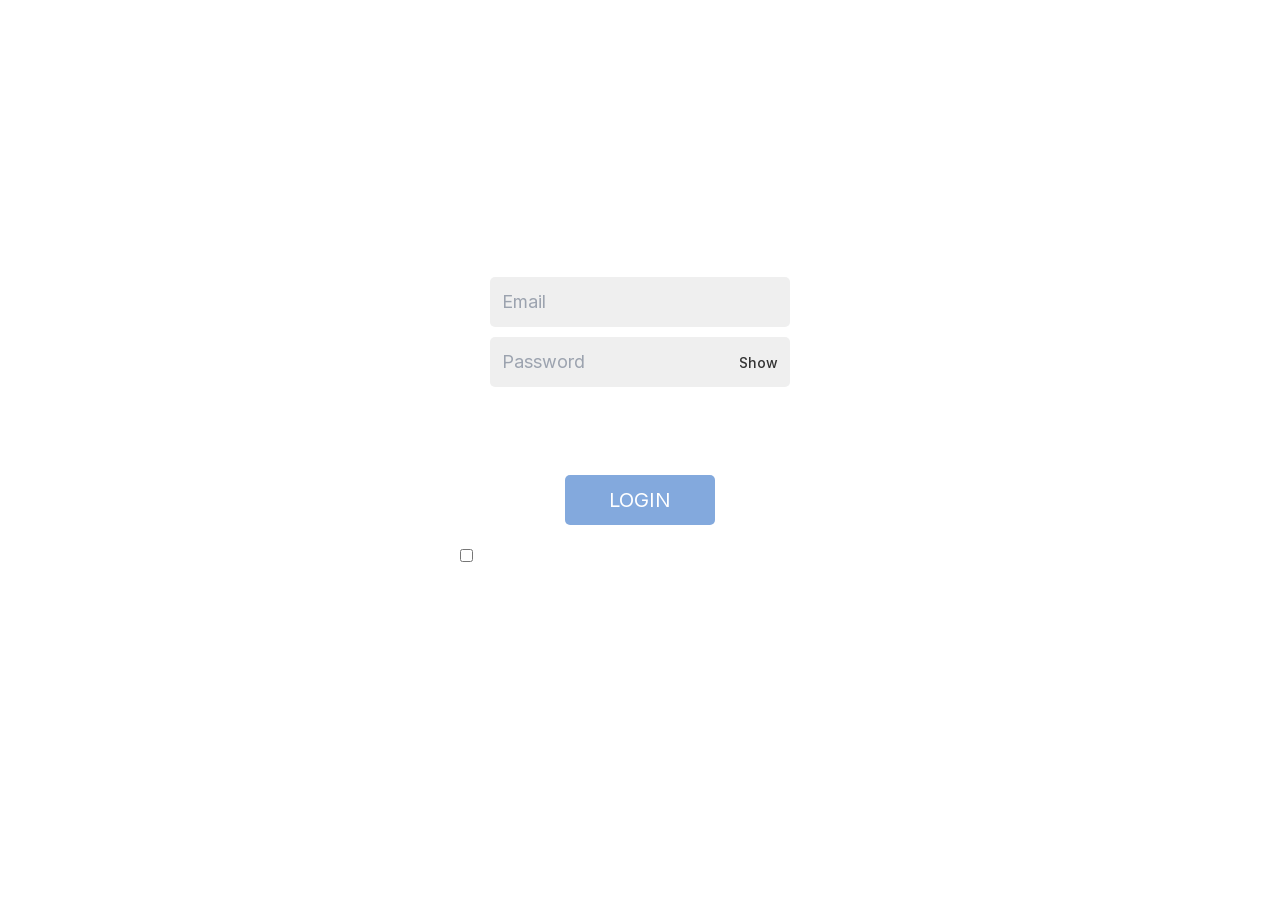
<file: index.html>
<!DOCTYPE html><html lang="en"><head><meta charSet="utf-8"/><meta name="viewport" content="width=device-width, initial-scale=1"/><link rel="stylesheet" href="/_next/static/css/3c151ddc96d86c10.css" crossorigin="" data-precedence="next"/><link rel="preload" as="script" fetchPriority="low" href="/_next/static/chunks/webpack-052781558feb1c96.js" crossorigin=""/><script src="/_next/static/chunks/fd9d1056-eb3a800ff8eac08c.js" async="" crossorigin=""></script><script src="/_next/static/chunks/69-d07f9da72736f803.js" async="" crossorigin=""></script><script src="/_next/static/chunks/main-app-bb0307699e5d5237.js" async="" crossorigin=""></script><script src="/_next/static/chunks/932-f16d9b14a5c8aff9.js" async=""></script><script src="/_next/static/chunks/app/page-74e236ca7af072b0.js" async=""></script><link rel="icon" href="/favicon.ico" type="image/x-icon" sizes="16x16"/><script src="/_next/static/chunks/polyfills-c67a75d1b6f99dc8.js" crossorigin="" noModule=""></script></head><body class="__className_f367f3"><main class="flex min-h-screen"></main><script src="/_next/static/chunks/webpack-052781558feb1c96.js" crossorigin="" async=""></script><script>(self.__next_f=self.__next_f||[]).push([0]);self.__next_f.push([2,null])</script><script>self.__next_f.push([1,"1:HL[\"/_next/static/css/3c151ddc96d86c10.css\",\"style\",{\"crossOrigin\":\"\"}]\n0:\"$L2\"\n"])</script><script>self.__next_f.push([1,"3:I[47690,[],\"\"]\n5:I[77831,[],\"\"]\n6:I[48836,[\"932\",\"static/chunks/932-f16d9b14a5c8aff9.js\",\"931\",\"static/chunks/app/page-74e236ca7af072b0.js\"],\"\"]\n7:I[5613,[],\"\"]\n8:I[31778,[],\"\"]\na:I[48955,[],\"\"]\nb:[]\n"])</script><script>self.__next_f.push([1,"2:[[[\"$\",\"link\",\"0\",{\"rel\":\"stylesheet\",\"href\":\"/_next/static/css/3c151ddc96d86c10.css\",\"precedence\":\"next\",\"crossOrigin\":\"\"}]],[\"$\",\"$L3\",null,{\"buildId\":\"QVz-pnoKpGZybGsxkaVYB\",\"assetPrefix\":\"\",\"initialCanonicalUrl\":\"/\",\"initialTree\":[\"\",{\"children\":[\"__PAGE__\",{}]},\"$undefined\",\"$undefined\",true],\"initialSeedData\":[\"\",{\"children\":[\"__PAGE__\",{},[\"$L4\",[\"$\",\"$L5\",null,{\"propsForComponent\":{\"params\":{}},\"Component\":\"$6\",\"isStaticGeneration\":true}],null]]},[null,[\"$\",\"html\",null,{\"lang\":\"en\",\"children\":[\"$\",\"body\",null,{\"className\":\"__className_f367f3\",\"children\":[\"$\",\"$L7\",null,{\"parallelRouterKey\":\"children\",\"segmentPath\":[\"children\"],\"loading\":\"$undefined\",\"loadingStyles\":\"$undefined\",\"loadingScripts\":\"$undefined\",\"hasLoading\":false,\"error\":\"$undefined\",\"errorStyles\":\"$undefined\",\"errorScripts\":\"$undefined\",\"template\":[\"$\",\"$L8\",null,{}],\"templateStyles\":\"$undefined\",\"templateScripts\":\"$undefined\",\"notFound\":[[\"$\",\"title\",null,{\"children\":\"404: This page could not be found.\"}],[\"$\",\"div\",null,{\"style\":{\"fontFamily\":\"system-ui,\\\"Segoe UI\\\",Roboto,Helvetica,Arial,sans-serif,\\\"Apple Color Emoji\\\",\\\"Segoe UI Emoji\\\"\",\"height\":\"100vh\",\"textAlign\":\"center\",\"display\":\"flex\",\"flexDirection\":\"column\",\"alignItems\":\"center\",\"justifyContent\":\"center\"},\"children\":[\"$\",\"div\",null,{\"children\":[[\"$\",\"style\",null,{\"dangerouslySetInnerHTML\":{\"__html\":\"body{color:#000;background:#fff;margin:0}.next-error-h1{border-right:1px solid rgba(0,0,0,.3)}@media (prefers-color-scheme:dark){body{color:#fff;background:#000}.next-error-h1{border-right:1px solid rgba(255,255,255,.3)}}\"}}],[\"$\",\"h1\",null,{\"className\":\"next-error-h1\",\"style\":{\"display\":\"inline-block\",\"margin\":\"0 20px 0 0\",\"padding\":\"0 23px 0 0\",\"fontSize\":24,\"fontWeight\":500,\"verticalAlign\":\"top\",\"lineHeight\":\"49px\"},\"children\":\"404\"}],[\"$\",\"div\",null,{\"style\":{\"display\":\"inline-block\"},\"children\":[\"$\",\"h2\",null,{\"style\":{\"fontSize\":14,\"fontWeight\":400,\"lineHeight\":\"49px\",\"margin\":0},\"children\":\"This page could not be found.\"}]}]]}]}]],\"notFoundStyles\":[],\"styles\":null}]}]}],null]],\"initialHead\":[false,\"$L9\"],\"globalErrorComponent\":\"$a\",\"missingSlots\":\"$Wb\"}]]\n"])</script><script>self.__next_f.push([1,"9:[[\"$\",\"meta\",\"0\",{\"name\":\"viewport\",\"content\":\"width=device-width, initial-scale=1\"}],[\"$\",\"meta\",\"1\",{\"charSet\":\"utf-8\"}],[\"$\",\"link\",\"2\",{\"rel\":\"icon\",\"href\":\"/favicon.ico\",\"type\":\"image/x-icon\",\"sizes\":\"16x16\"}]]\n4:null\n"])</script><script>self.__next_f.push([1,""])</script></body></html>
</file>
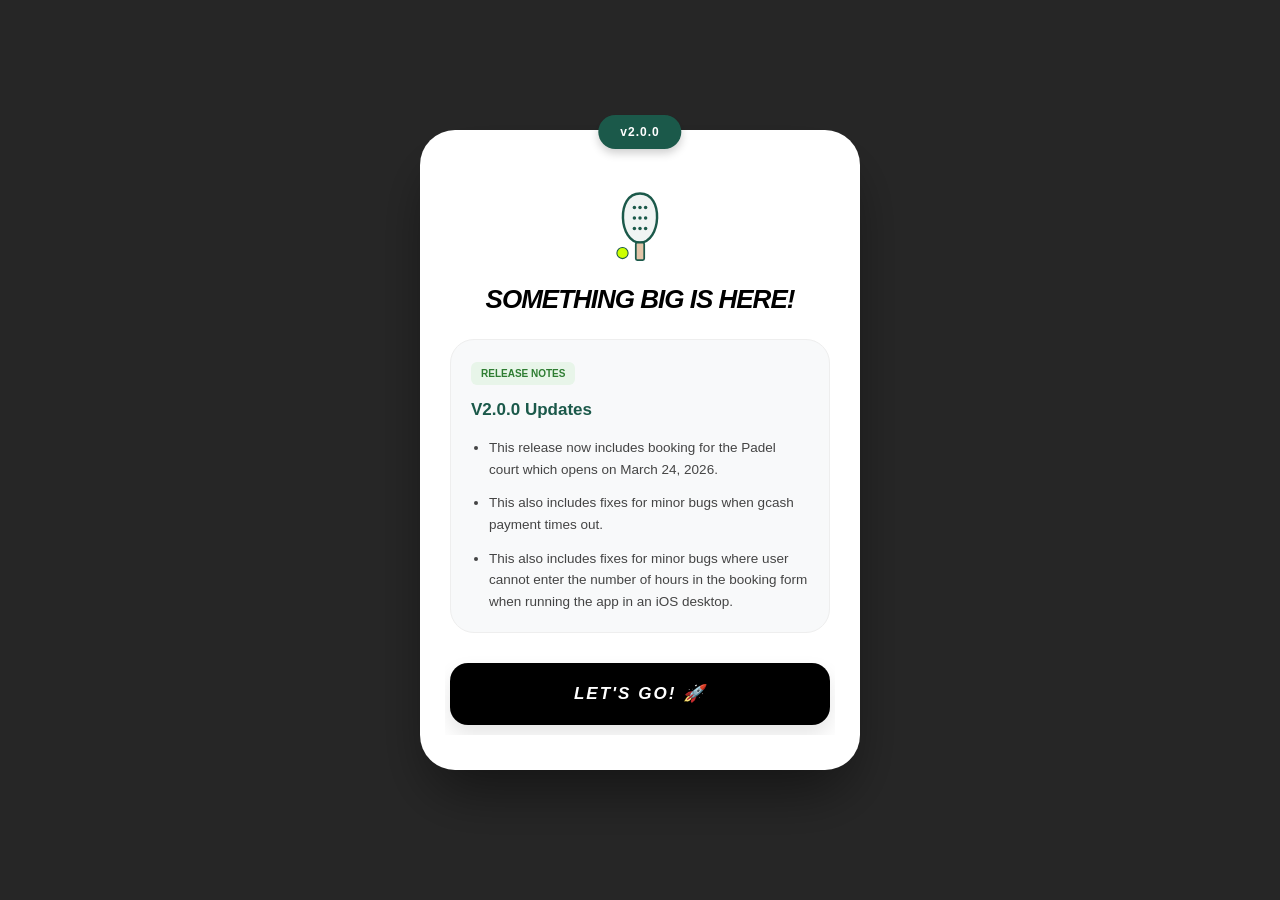
<file: Admin/index.html>
<!DOCTYPE html><html lang="en"><head><meta charSet="utf-8"/><meta name="viewport" content="width=device-width, initial-scale=1"/><link rel="stylesheet" href="/_next/static/css/3c151ddc96d86c10.css" crossorigin="" data-precedence="next"/><link rel="stylesheet" href="/_next/static/css/01940f08e34a0b53.css" crossorigin="" data-precedence="next"/><link rel="preload" as="script" fetchPriority="low" href="/_next/static/chunks/webpack-052781558feb1c96.js" crossorigin=""/><script src="/_next/static/chunks/fd9d1056-eb3a800ff8eac08c.js" async="" crossorigin=""></script><script src="/_next/static/chunks/69-d07f9da72736f803.js" async="" crossorigin=""></script><script src="/_next/static/chunks/main-app-bb0307699e5d5237.js" async="" crossorigin=""></script><script src="/_next/static/chunks/932-f16d9b14a5c8aff9.js" async=""></script><script src="/_next/static/chunks/489-8a70e404160ea8d2.js" async=""></script><script src="/_next/static/chunks/733-ac7b8c3cdba2762c.js" async=""></script><script src="/_next/static/chunks/49-81d7bf7a86b3d4e1.js" async=""></script><script src="/_next/static/chunks/107-6e9040a224379c89.js" async=""></script><script src="/_next/static/chunks/396-97e8c099f837ca11.js" async=""></script><script src="/_next/static/chunks/217-d3cb6c57cb85d097.js" async=""></script><script src="/_next/static/chunks/268-67a2e47df695c316.js" async=""></script><script src="/_next/static/chunks/app/Admin/page-02c1dbc01fb94c69.js" async=""></script><link rel="icon" href="/favicon.ico" type="image/x-icon" sizes="16x16"/><script src="/_next/static/chunks/polyfills-c67a75d1b6f99dc8.js" crossorigin="" noModule=""></script></head><body class="__className_f367f3"><main class="flex min-h-screen" style="width:100%;background-color:white;padding:5px;flex-direction:column"><div class="Toastify"></div></main><script src="/_next/static/chunks/webpack-052781558feb1c96.js" crossorigin="" async=""></script><script>(self.__next_f=self.__next_f||[]).push([0]);self.__next_f.push([2,null])</script><script>self.__next_f.push([1,"1:HL[\"/_next/static/css/3c151ddc96d86c10.css\",\"style\",{\"crossOrigin\":\"\"}]\n0:\"$L2\"\n"])</script><script>self.__next_f.push([1,"3:HL[\"/_next/static/css/01940f08e34a0b53.css\",\"style\",{\"crossOrigin\":\"\"}]\n"])</script><script>self.__next_f.push([1,"4:I[47690,[],\"\"]\n6:I[77831,[],\"\"]\n7:I[50692,[\"932\",\"static/chunks/932-f16d9b14a5c8aff9.js\",\"489\",\"static/chunks/489-8a70e404160ea8d2.js\",\"733\",\"static/chunks/733-ac7b8c3cdba2762c.js\",\"49\",\"static/chunks/49-81d7bf7a86b3d4e1.js\",\"107\",\"static/chunks/107-6e9040a224379c89.js\",\"396\",\"static/chunks/396-97e8c099f837ca11.js\",\"217\",\"static/chunks/217-d3cb6c57cb85d097.js\",\"268\",\"static/chunks/268-67a2e47df695c316.js\",\"793\",\"static/chunks/app/Admin/page-02c1dbc01fb94c69.js\"],\"\"]\n8:I[5613,[],\"\"]\n9:I[31778,[],\"\"]\nb:I[48"])</script><script>self.__next_f.push([1,"955,[],\"\"]\nc:[]\n"])</script><script>self.__next_f.push([1,"2:[[[\"$\",\"link\",\"0\",{\"rel\":\"stylesheet\",\"href\":\"/_next/static/css/3c151ddc96d86c10.css\",\"precedence\":\"next\",\"crossOrigin\":\"\"}]],[\"$\",\"$L4\",null,{\"buildId\":\"QVz-pnoKpGZybGsxkaVYB\",\"assetPrefix\":\"\",\"initialCanonicalUrl\":\"/Admin/\",\"initialTree\":[\"\",{\"children\":[\"Admin\",{\"children\":[\"__PAGE__\",{}]}]},\"$undefined\",\"$undefined\",true],\"initialSeedData\":[\"\",{\"children\":[\"Admin\",{\"children\":[\"__PAGE__\",{},[\"$L5\",[\"$\",\"$L6\",null,{\"propsForComponent\":{\"params\":{}},\"Component\":\"$7\",\"isStaticGeneration\":true}],null]]},[\"$\",\"$L8\",null,{\"parallelRouterKey\":\"children\",\"segmentPath\":[\"children\",\"Admin\",\"children\"],\"loading\":\"$undefined\",\"loadingStyles\":\"$undefined\",\"loadingScripts\":\"$undefined\",\"hasLoading\":false,\"error\":\"$undefined\",\"errorStyles\":\"$undefined\",\"errorScripts\":\"$undefined\",\"template\":[\"$\",\"$L9\",null,{}],\"templateStyles\":\"$undefined\",\"templateScripts\":\"$undefined\",\"notFound\":\"$undefined\",\"notFoundStyles\":\"$undefined\",\"styles\":[[\"$\",\"link\",\"0\",{\"rel\":\"stylesheet\",\"href\":\"/_next/static/css/01940f08e34a0b53.css\",\"precedence\":\"next\",\"crossOrigin\":\"\"}]]}]]},[null,[\"$\",\"html\",null,{\"lang\":\"en\",\"children\":[\"$\",\"body\",null,{\"className\":\"__className_f367f3\",\"children\":[\"$\",\"$L8\",null,{\"parallelRouterKey\":\"children\",\"segmentPath\":[\"children\"],\"loading\":\"$undefined\",\"loadingStyles\":\"$undefined\",\"loadingScripts\":\"$undefined\",\"hasLoading\":false,\"error\":\"$undefined\",\"errorStyles\":\"$undefined\",\"errorScripts\":\"$undefined\",\"template\":[\"$\",\"$L9\",null,{}],\"templateStyles\":\"$undefined\",\"templateScripts\":\"$undefined\",\"notFound\":[[\"$\",\"title\",null,{\"children\":\"404: This page could not be found.\"}],[\"$\",\"div\",null,{\"style\":{\"fontFamily\":\"system-ui,\\\"Segoe UI\\\",Roboto,Helvetica,Arial,sans-serif,\\\"Apple Color Emoji\\\",\\\"Segoe UI Emoji\\\"\",\"height\":\"100vh\",\"textAlign\":\"center\",\"display\":\"flex\",\"flexDirection\":\"column\",\"alignItems\":\"center\",\"justifyContent\":\"center\"},\"children\":[\"$\",\"div\",null,{\"children\":[[\"$\",\"style\",null,{\"dangerouslySetInnerHTML\":{\"__html\":\"body{color:#000;background:#fff;margin:0}.next-error-h1{border-right:1px solid rgba(0,0,0,.3)}@media (prefers-color-scheme:dark){body{color:#fff;background:#000}.next-error-h1{border-right:1px solid rgba(255,255,255,.3)}}\"}}],[\"$\",\"h1\",null,{\"className\":\"next-error-h1\",\"style\":{\"display\":\"inline-block\",\"margin\":\"0 20px 0 0\",\"padding\":\"0 23px 0 0\",\"fontSize\":24,\"fontWeight\":500,\"verticalAlign\":\"top\",\"lineHeight\":\"49px\"},\"children\":\"404\"}],[\"$\",\"div\",null,{\"style\":{\"display\":\"inline-block\"},\"children\":[\"$\",\"h2\",null,{\"style\":{\"fontSize\":14,\"fontWeight\":400,\"lineHeight\":\"49px\",\"margin\":0},\"children\":\"This page could not be found.\"}]}]]}]}]],\"notFoundStyles\":[],\"styles\":null}]}]}],null]],\"initialHead\":[false,\"$La\"],\"globalErrorComponent\":\"$b\",\"missingSlots\":\"$Wc\"}]]\n"])</script><script>self.__next_f.push([1,"a:[[\"$\",\"meta\",\"0\",{\"name\":\"viewport\",\"content\":\"width=device-width, initial-scale=1\"}],[\"$\",\"meta\",\"1\",{\"charSet\":\"utf-8\"}],[\"$\",\"link\",\"2\",{\"rel\":\"icon\",\"href\":\"/favicon.ico\",\"type\":\"image/x-icon\",\"sizes\":\"16x16\"}]]\n5:null\n"])</script><script>self.__next_f.push([1,""])</script></body></html>
</file>
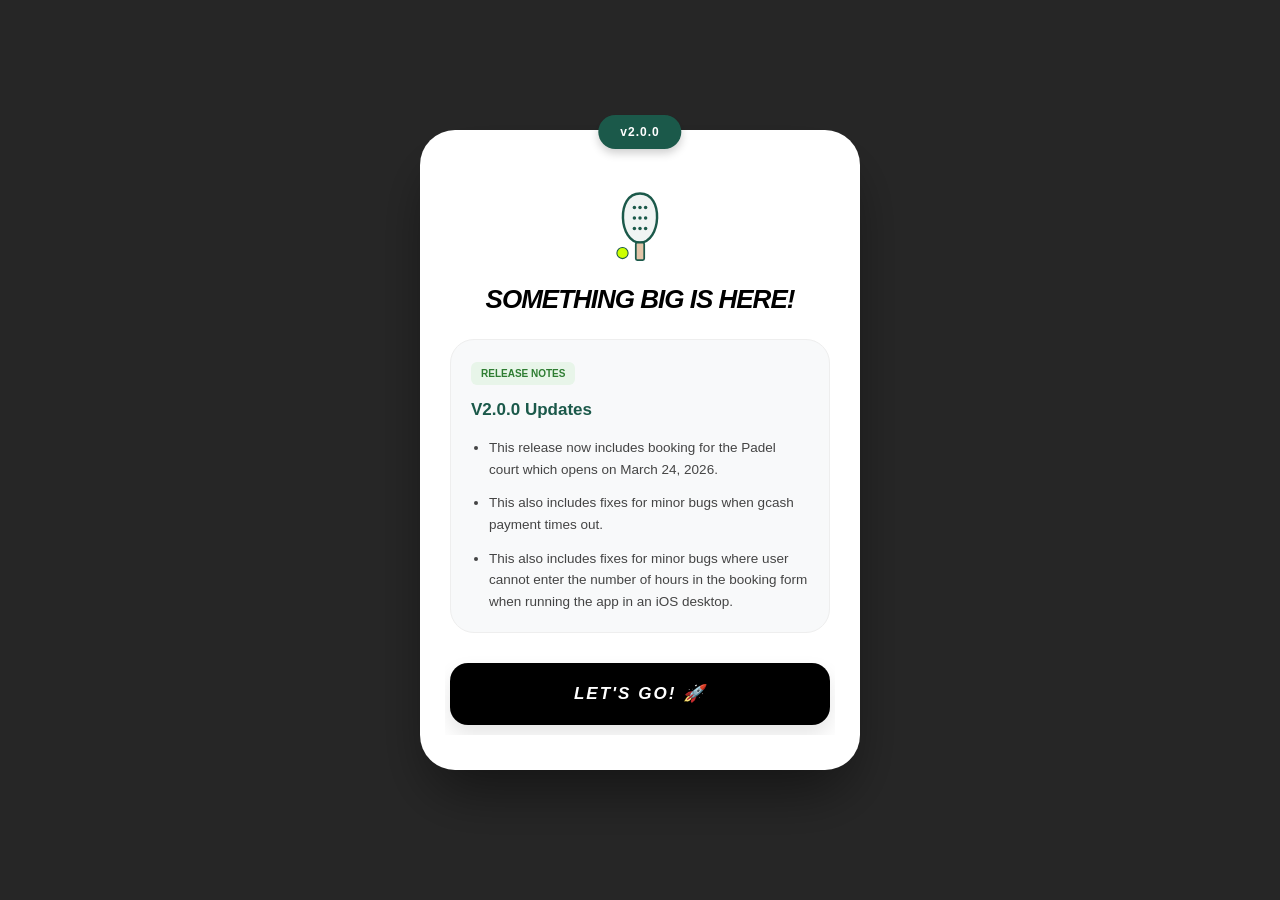
<file: Court/index.html>
<!DOCTYPE html><html lang="en"><head><meta charSet="utf-8"/><meta name="viewport" content="width=device-width, initial-scale=1"/><link rel="stylesheet" href="/_next/static/css/3c151ddc96d86c10.css" crossorigin="" data-precedence="next"/><link rel="stylesheet" href="/_next/static/css/12cc9ebe02fc5e02.css" crossorigin="" data-precedence="next"/><link rel="preload" as="script" fetchPriority="low" href="/_next/static/chunks/webpack-052781558feb1c96.js" crossorigin=""/><script src="/_next/static/chunks/fd9d1056-eb3a800ff8eac08c.js" async="" crossorigin=""></script><script src="/_next/static/chunks/69-d07f9da72736f803.js" async="" crossorigin=""></script><script src="/_next/static/chunks/main-app-bb0307699e5d5237.js" async="" crossorigin=""></script><script src="/_next/static/chunks/ad2866b8-121749ba816af299.js" async=""></script><script src="/_next/static/chunks/d0f5a89a-d4ea3a46d8749dd8.js" async=""></script><script src="/_next/static/chunks/932-f16d9b14a5c8aff9.js" async=""></script><script src="/_next/static/chunks/489-8a70e404160ea8d2.js" async=""></script><script src="/_next/static/chunks/733-ac7b8c3cdba2762c.js" async=""></script><script src="/_next/static/chunks/49-81d7bf7a86b3d4e1.js" async=""></script><script src="/_next/static/chunks/697-d05453315db154a4.js" async=""></script><script src="/_next/static/chunks/217-d3cb6c57cb85d097.js" async=""></script><script src="/_next/static/chunks/268-67a2e47df695c316.js" async=""></script><script src="/_next/static/chunks/382-4659633413e0c297.js" async=""></script><script src="/_next/static/chunks/app/Court/page-be670fba88b4170b.js" async=""></script><link rel="icon" href="/favicon.ico" type="image/x-icon" sizes="16x16"/><script src="/_next/static/chunks/polyfills-c67a75d1b6f99dc8.js" crossorigin="" noModule=""></script></head><body class="__className_f367f3"><main class="flex min-h-screen" style="background-color:white;padding-right:5px;padding-left:5px;padding-top:5px"><div class="Toastify"></div></main><script src="/_next/static/chunks/webpack-052781558feb1c96.js" crossorigin="" async=""></script><script>(self.__next_f=self.__next_f||[]).push([0]);self.__next_f.push([2,null])</script><script>self.__next_f.push([1,"1:HL[\"/_next/static/css/3c151ddc96d86c10.css\",\"style\",{\"crossOrigin\":\"\"}]\n0:\"$L2\"\n"])</script><script>self.__next_f.push([1,"3:HL[\"/_next/static/css/12cc9ebe02fc5e02.css\",\"style\",{\"crossOrigin\":\"\"}]\n"])</script><script>self.__next_f.push([1,"4:I[47690,[],\"\"]\n6:I[77831,[],\"\"]\n"])</script><script>self.__next_f.push([1,"7:I[50537,[\"337\",\"static/chunks/ad2866b8-121749ba816af299.js\",\"664\",\"static/chunks/d0f5a89a-d4ea3a46d8749dd8.js\",\"932\",\"static/chunks/932-f16d9b14a5c8aff9.js\",\"489\",\"static/chunks/489-8a70e404160ea8d2.js\",\"733\",\"static/chunks/733-ac7b8c3cdba2762c.js\",\"49\",\"static/chunks/49-81d7bf7a86b3d4e1.js\",\"697\",\"static/chunks/697-d05453315db154a4.js\",\"217\",\"static/chunks/217-d3cb6c57cb85d097.js\",\"268\",\"static/chunks/268-67a2e47df695c316.js\",\"382\",\"static/chunks/382-4659633413e0c297.js\",\"48\",\"static/chunks/app/Court/page-be670fba88b4170b.js\"],\"\"]\n"])</script><script>self.__next_f.push([1,"8:I[5613,[],\"\"]\n9:I[31778,[],\"\"]\nb:I[48955,[],\"\"]\nc:[]\n"])</script><script>self.__next_f.push([1,"2:[[[\"$\",\"link\",\"0\",{\"rel\":\"stylesheet\",\"href\":\"/_next/static/css/3c151ddc96d86c10.css\",\"precedence\":\"next\",\"crossOrigin\":\"\"}]],[\"$\",\"$L4\",null,{\"buildId\":\"QVz-pnoKpGZybGsxkaVYB\",\"assetPrefix\":\"\",\"initialCanonicalUrl\":\"/Court/\",\"initialTree\":[\"\",{\"children\":[\"Court\",{\"children\":[\"__PAGE__\",{}]}]},\"$undefined\",\"$undefined\",true],\"initialSeedData\":[\"\",{\"children\":[\"Court\",{\"children\":[\"__PAGE__\",{},[\"$L5\",[\"$\",\"$L6\",null,{\"propsForComponent\":{\"params\":{}},\"Component\":\"$7\",\"isStaticGeneration\":true}],null]]},[\"$\",\"$L8\",null,{\"parallelRouterKey\":\"children\",\"segmentPath\":[\"children\",\"Court\",\"children\"],\"loading\":\"$undefined\",\"loadingStyles\":\"$undefined\",\"loadingScripts\":\"$undefined\",\"hasLoading\":false,\"error\":\"$undefined\",\"errorStyles\":\"$undefined\",\"errorScripts\":\"$undefined\",\"template\":[\"$\",\"$L9\",null,{}],\"templateStyles\":\"$undefined\",\"templateScripts\":\"$undefined\",\"notFound\":\"$undefined\",\"notFoundStyles\":\"$undefined\",\"styles\":[[\"$\",\"link\",\"0\",{\"rel\":\"stylesheet\",\"href\":\"/_next/static/css/12cc9ebe02fc5e02.css\",\"precedence\":\"next\",\"crossOrigin\":\"\"}]]}]]},[null,[\"$\",\"html\",null,{\"lang\":\"en\",\"children\":[\"$\",\"body\",null,{\"className\":\"__className_f367f3\",\"children\":[\"$\",\"$L8\",null,{\"parallelRouterKey\":\"children\",\"segmentPath\":[\"children\"],\"loading\":\"$undefined\",\"loadingStyles\":\"$undefined\",\"loadingScripts\":\"$undefined\",\"hasLoading\":false,\"error\":\"$undefined\",\"errorStyles\":\"$undefined\",\"errorScripts\":\"$undefined\",\"template\":[\"$\",\"$L9\",null,{}],\"templateStyles\":\"$undefined\",\"templateScripts\":\"$undefined\",\"notFound\":[[\"$\",\"title\",null,{\"children\":\"404: This page could not be found.\"}],[\"$\",\"div\",null,{\"style\":{\"fontFamily\":\"system-ui,\\\"Segoe UI\\\",Roboto,Helvetica,Arial,sans-serif,\\\"Apple Color Emoji\\\",\\\"Segoe UI Emoji\\\"\",\"height\":\"100vh\",\"textAlign\":\"center\",\"display\":\"flex\",\"flexDirection\":\"column\",\"alignItems\":\"center\",\"justifyContent\":\"center\"},\"children\":[\"$\",\"div\",null,{\"children\":[[\"$\",\"style\",null,{\"dangerouslySetInnerHTML\":{\"__html\":\"body{color:#000;background:#fff;margin:0}.next-error-h1{border-right:1px solid rgba(0,0,0,.3)}@media (prefers-color-scheme:dark){body{color:#fff;background:#000}.next-error-h1{border-right:1px solid rgba(255,255,255,.3)}}\"}}],[\"$\",\"h1\",null,{\"className\":\"next-error-h1\",\"style\":{\"display\":\"inline-block\",\"margin\":\"0 20px 0 0\",\"padding\":\"0 23px 0 0\",\"fontSize\":24,\"fontWeight\":500,\"verticalAlign\":\"top\",\"lineHeight\":\"49px\"},\"children\":\"404\"}],[\"$\",\"div\",null,{\"style\":{\"display\":\"inline-block\"},\"children\":[\"$\",\"h2\",null,{\"style\":{\"fontSize\":14,\"fontWeight\":400,\"lineHeight\":\"49px\",\"margin\":0},\"children\":\"This page could not be found.\"}]}]]}]}]],\"notFoundStyles\":[],\"styles\":null}]}]}],null]],\"initialHead\":[false,\"$La\"],\"globalErrorComponent\":\"$b\",\"missingSlots\":\"$Wc\"}]]\n"])</script><script>self.__next_f.push([1,"a:[[\"$\",\"meta\",\"0\",{\"name\":\"viewport\",\"content\":\"width=device-width, initial-scale=1\"}],[\"$\",\"meta\",\"1\",{\"charSet\":\"utf-8\"}],[\"$\",\"link\",\"2\",{\"rel\":\"icon\",\"href\":\"/favicon.ico\",\"type\":\"image/x-icon\",\"sizes\":\"16x16\"}]]\n5:null\n"])</script><script>self.__next_f.push([1,""])</script></body></html>
</file>
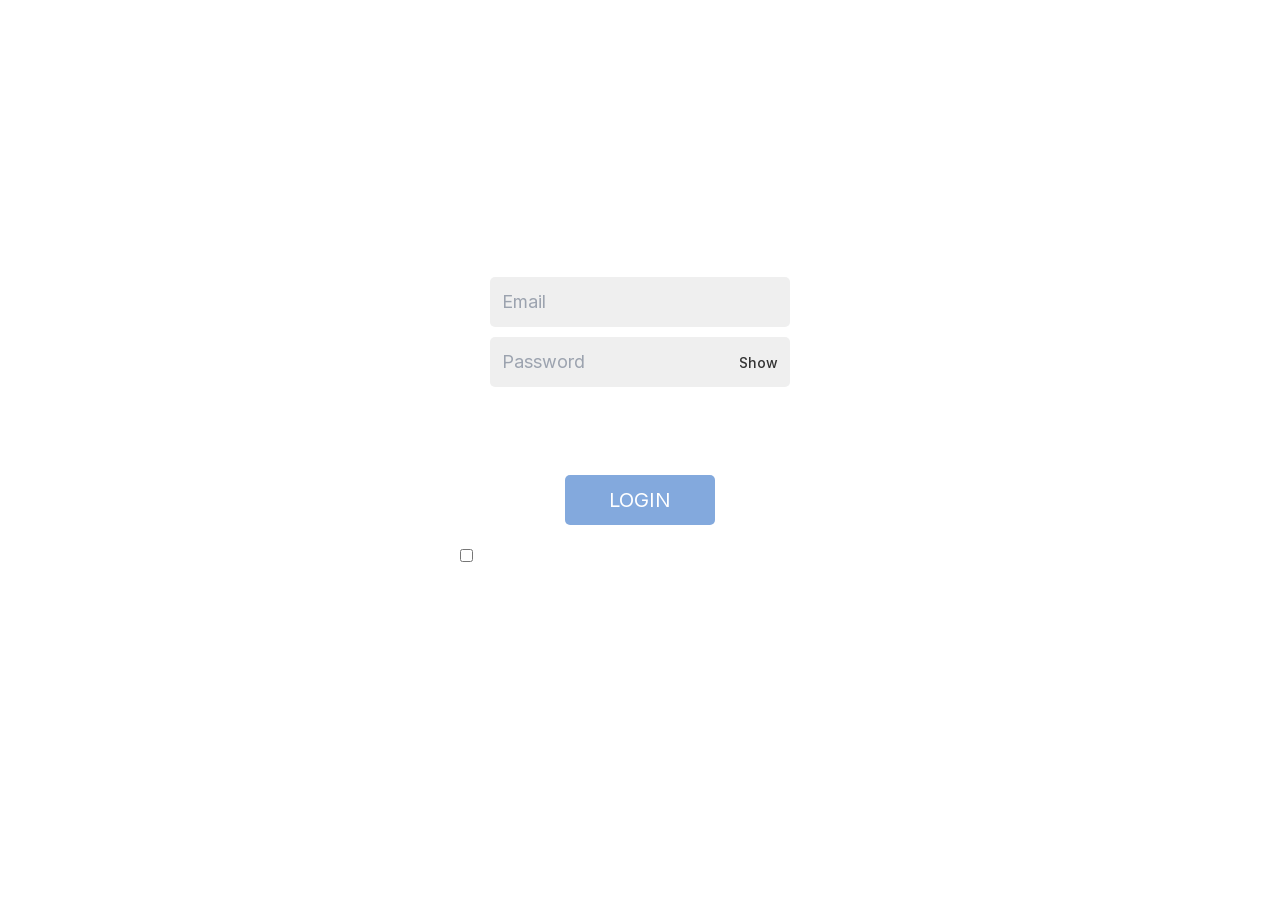
<file: Login/index.html>
<!DOCTYPE html><html lang="en"><head><meta charSet="utf-8"/><meta name="viewport" content="width=device-width, initial-scale=1"/><link rel="stylesheet" href="/_next/static/css/3c151ddc96d86c10.css" crossorigin="" data-precedence="next"/><link rel="stylesheet" href="/_next/static/css/99f47ec7797ddd9d.css" crossorigin="" data-precedence="next"/><link rel="preload" as="script" fetchPriority="low" href="/_next/static/chunks/webpack-052781558feb1c96.js" crossorigin=""/><script src="/_next/static/chunks/fd9d1056-eb3a800ff8eac08c.js" async="" crossorigin=""></script><script src="/_next/static/chunks/69-d07f9da72736f803.js" async="" crossorigin=""></script><script src="/_next/static/chunks/main-app-bb0307699e5d5237.js" async="" crossorigin=""></script><script src="/_next/static/chunks/932-f16d9b14a5c8aff9.js" async=""></script><script src="/_next/static/chunks/489-8a70e404160ea8d2.js" async=""></script><script src="/_next/static/chunks/733-ac7b8c3cdba2762c.js" async=""></script><script src="/_next/static/chunks/217-d3cb6c57cb85d097.js" async=""></script><script src="/_next/static/chunks/app/Login/page-335b26db337bf711.js" async=""></script><link rel="icon" href="/favicon.ico" type="image/x-icon" sizes="16x16"/><script src="/_next/static/chunks/polyfills-c67a75d1b6f99dc8.js" crossorigin="" noModule=""></script></head><body class="__className_f367f3"><main class="flex min-h-screen" style="background-color:white;position:absolute;width:100%;display:flex;flex-direction:column;align-items:center;justify-content:center;color:white;font-size:12px"><table style="width:100%;display:flex;justify-content:center;align-items:center;flex-direction:column;box-sizing:border-box"><tbody><tr><td style="display:flex;justify-content:center;padding-bottom:20px"></td></tr><tr><td style="display:flex;justify-content:center;flex-direction:column;width:100%;padding-bottom:10px"><div style="display:flex;flex-direction:column;width:100%;align-items:center"><div style="padding-bottom:20px;font-size:28px;font-weight:bold;text-align:center;color:white"></div><input id="login_email" style="width:300px;font-size:18px;background-color:#EFEFEF;color:black;outline-style:none;height:50px;border-radius:5px;padding-left:12px;padding-right:8px;margin-bottom:10px" placeholder="Email" value=""/><div style="position:relative;width:300px"><input id="login_password" type="password" style="width:100%;font-size:18px;background-color:#EFEFEF;color:black;outline-style:none;height:50px;border-radius:5px;padding-left:12px;padding-right:60px;margin-bottom:10px" placeholder="Password" value=""/><button type="button" style="position:absolute;right:12px;top:42%;transform:translateY(-50%);background:transparent;border:none;cursor:pointer;font-size:14px;color:#333;font-weight:500">Show</button></div><div style="display:flex;justify-content:center;width:100%"><span style="text-decoration:underline;color:white;cursor:pointer;font-size:16px;margin-bottom:10px">Forgot password?</span></div><div style="display:flex;justify-content:center;width:100%"><span style="text-decoration:underline;color:white;cursor:pointer;font-size:16px">Create Account?</span></div><button style="width:150px;height:50px;font-size:20px;background-color:#83A9DD;border:none;color:white;border-radius:5px;cursor:pointer;transition:background-color 0.3s ease;margin-top:20px">LOGIN</button><div style="display:flex;width:90%;max-width:400px;margin-top:20px;align-items:flex-start"><input type="checkbox" style="margin-top:4px;flex-shrink:0"/><div style="padding-left:10px;font-size:14px;color:white;line-height:20px;word-break:break-word;flex:1">I have read and agree with your<!-- --> <span style="color:white;text-decoration:underline;cursor:pointer">Terms of Use</span> <!-- -->and<!-- --> <span style="color:white;text-decoration:underline;cursor:pointer">Privacy Policy</span></div></div></div></td></tr></tbody></table><div class="Toastify"></div><div style="padding-top:20px">© <!-- -->2026<!-- --> Book A Court All Rights Reserved.</div><div style="margin-top:5px;margin-bottom:10px">version <!-- -->2.0.0</div></main><script src="/_next/static/chunks/webpack-052781558feb1c96.js" crossorigin="" async=""></script><script>(self.__next_f=self.__next_f||[]).push([0]);self.__next_f.push([2,null])</script><script>self.__next_f.push([1,"1:HL[\"/_next/static/css/3c151ddc96d86c10.css\",\"style\",{\"crossOrigin\":\"\"}]\n0:\"$L2\"\n"])</script><script>self.__next_f.push([1,"3:HL[\"/_next/static/css/99f47ec7797ddd9d.css\",\"style\",{\"crossOrigin\":\"\"}]\n"])</script><script>self.__next_f.push([1,"4:I[47690,[],\"\"]\n6:I[77831,[],\"\"]\n7:I[37878,[\"932\",\"static/chunks/932-f16d9b14a5c8aff9.js\",\"489\",\"static/chunks/489-8a70e404160ea8d2.js\",\"733\",\"static/chunks/733-ac7b8c3cdba2762c.js\",\"217\",\"static/chunks/217-d3cb6c57cb85d097.js\",\"484\",\"static/chunks/app/Login/page-335b26db337bf711.js\"],\"\"]\n8:I[5613,[],\"\"]\n9:I[31778,[],\"\"]\nb:I[48955,[],\"\"]\nc:[]\n"])</script><script>self.__next_f.push([1,"2:[[[\"$\",\"link\",\"0\",{\"rel\":\"stylesheet\",\"href\":\"/_next/static/css/3c151ddc96d86c10.css\",\"precedence\":\"next\",\"crossOrigin\":\"\"}]],[\"$\",\"$L4\",null,{\"buildId\":\"QVz-pnoKpGZybGsxkaVYB\",\"assetPrefix\":\"\",\"initialCanonicalUrl\":\"/Login/\",\"initialTree\":[\"\",{\"children\":[\"Login\",{\"children\":[\"__PAGE__\",{}]}]},\"$undefined\",\"$undefined\",true],\"initialSeedData\":[\"\",{\"children\":[\"Login\",{\"children\":[\"__PAGE__\",{},[\"$L5\",[\"$\",\"$L6\",null,{\"propsForComponent\":{\"params\":{}},\"Component\":\"$7\",\"isStaticGeneration\":true}],null]]},[\"$\",\"$L8\",null,{\"parallelRouterKey\":\"children\",\"segmentPath\":[\"children\",\"Login\",\"children\"],\"loading\":\"$undefined\",\"loadingStyles\":\"$undefined\",\"loadingScripts\":\"$undefined\",\"hasLoading\":false,\"error\":\"$undefined\",\"errorStyles\":\"$undefined\",\"errorScripts\":\"$undefined\",\"template\":[\"$\",\"$L9\",null,{}],\"templateStyles\":\"$undefined\",\"templateScripts\":\"$undefined\",\"notFound\":\"$undefined\",\"notFoundStyles\":\"$undefined\",\"styles\":[[\"$\",\"link\",\"0\",{\"rel\":\"stylesheet\",\"href\":\"/_next/static/css/99f47ec7797ddd9d.css\",\"precedence\":\"next\",\"crossOrigin\":\"\"}]]}]]},[null,[\"$\",\"html\",null,{\"lang\":\"en\",\"children\":[\"$\",\"body\",null,{\"className\":\"__className_f367f3\",\"children\":[\"$\",\"$L8\",null,{\"parallelRouterKey\":\"children\",\"segmentPath\":[\"children\"],\"loading\":\"$undefined\",\"loadingStyles\":\"$undefined\",\"loadingScripts\":\"$undefined\",\"hasLoading\":false,\"error\":\"$undefined\",\"errorStyles\":\"$undefined\",\"errorScripts\":\"$undefined\",\"template\":[\"$\",\"$L9\",null,{}],\"templateStyles\":\"$undefined\",\"templateScripts\":\"$undefined\",\"notFound\":[[\"$\",\"title\",null,{\"children\":\"404: This page could not be found.\"}],[\"$\",\"div\",null,{\"style\":{\"fontFamily\":\"system-ui,\\\"Segoe UI\\\",Roboto,Helvetica,Arial,sans-serif,\\\"Apple Color Emoji\\\",\\\"Segoe UI Emoji\\\"\",\"height\":\"100vh\",\"textAlign\":\"center\",\"display\":\"flex\",\"flexDirection\":\"column\",\"alignItems\":\"center\",\"justifyContent\":\"center\"},\"children\":[\"$\",\"div\",null,{\"children\":[[\"$\",\"style\",null,{\"dangerouslySetInnerHTML\":{\"__html\":\"body{color:#000;background:#fff;margin:0}.next-error-h1{border-right:1px solid rgba(0,0,0,.3)}@media (prefers-color-scheme:dark){body{color:#fff;background:#000}.next-error-h1{border-right:1px solid rgba(255,255,255,.3)}}\"}}],[\"$\",\"h1\",null,{\"className\":\"next-error-h1\",\"style\":{\"display\":\"inline-block\",\"margin\":\"0 20px 0 0\",\"padding\":\"0 23px 0 0\",\"fontSize\":24,\"fontWeight\":500,\"verticalAlign\":\"top\",\"lineHeight\":\"49px\"},\"children\":\"404\"}],[\"$\",\"div\",null,{\"style\":{\"display\":\"inline-block\"},\"children\":[\"$\",\"h2\",null,{\"style\":{\"fontSize\":14,\"fontWeight\":400,\"lineHeight\":\"49px\",\"margin\":0},\"children\":\"This page could not be found.\"}]}]]}]}]],\"notFoundStyles\":[],\"styles\":null}]}]}],null]],\"initialHead\":[false,\"$La\"],\"globalErrorComponent\":\"$b\",\"missingSlots\":\"$Wc\"}]]\n"])</script><script>self.__next_f.push([1,"a:[[\"$\",\"meta\",\"0\",{\"name\":\"viewport\",\"content\":\"width=device-width, initial-scale=1\"}],[\"$\",\"meta\",\"1\",{\"charSet\":\"utf-8\"}],[\"$\",\"link\",\"2\",{\"rel\":\"icon\",\"href\":\"/favicon.ico\",\"type\":\"image/x-icon\",\"sizes\":\"16x16\"}]]\n5:null\n"])</script><script>self.__next_f.push([1,""])</script></body></html>
</file>
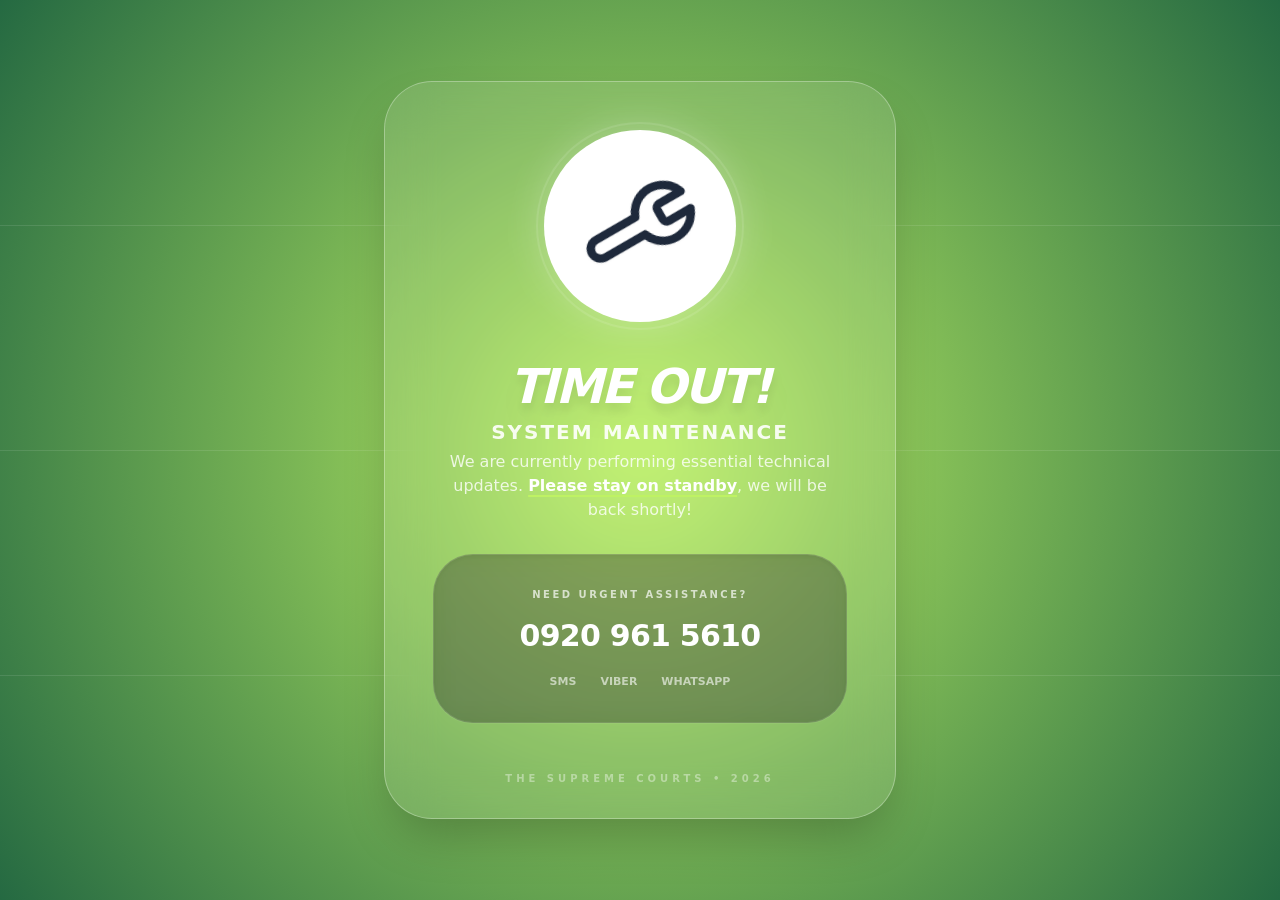
<file: Maintenance/index.html>
<!DOCTYPE html><html lang="en"><head><meta charSet="utf-8"/><meta name="viewport" content="width=device-width, initial-scale=1"/><link rel="stylesheet" href="/_next/static/css/3c151ddc96d86c10.css" crossorigin="" data-precedence="next"/><link rel="preload" as="script" fetchPriority="low" href="/_next/static/chunks/webpack-052781558feb1c96.js" crossorigin=""/><script src="/_next/static/chunks/fd9d1056-eb3a800ff8eac08c.js" async="" crossorigin=""></script><script src="/_next/static/chunks/69-d07f9da72736f803.js" async="" crossorigin=""></script><script src="/_next/static/chunks/main-app-bb0307699e5d5237.js" async="" crossorigin=""></script><script src="/_next/static/chunks/932-f16d9b14a5c8aff9.js" async=""></script><script src="/_next/static/chunks/app/Maintenance/page-d7895702ad849cf6.js" async=""></script><link rel="icon" href="/favicon.ico" type="image/x-icon" sizes="16x16"/><script src="/_next/static/chunks/polyfills-c67a75d1b6f99dc8.js" crossorigin="" noModule=""></script></head><body class="__className_f367f3"><div class="min-h-screen bg-slate-900 flex items-center justify-center"><div class="w-10 h-10 border-4 border-white/20 border-t-white rounded-full animate-spin"></div></div><script src="/_next/static/chunks/webpack-052781558feb1c96.js" crossorigin="" async=""></script><script>(self.__next_f=self.__next_f||[]).push([0]);self.__next_f.push([2,null])</script><script>self.__next_f.push([1,"1:HL[\"/_next/static/css/3c151ddc96d86c10.css\",\"style\",{\"crossOrigin\":\"\"}]\n0:\"$L2\"\n"])</script><script>self.__next_f.push([1,"3:I[47690,[],\"\"]\n5:I[77831,[],\"\"]\n6:I[20687,[\"932\",\"static/chunks/932-f16d9b14a5c8aff9.js\",\"305\",\"static/chunks/app/Maintenance/page-d7895702ad849cf6.js\"],\"\"]\n7:I[5613,[],\"\"]\n8:I[31778,[],\"\"]\na:I[48955,[],\"\"]\nb:[]\n"])</script><script>self.__next_f.push([1,"2:[[[\"$\",\"link\",\"0\",{\"rel\":\"stylesheet\",\"href\":\"/_next/static/css/3c151ddc96d86c10.css\",\"precedence\":\"next\",\"crossOrigin\":\"\"}]],[\"$\",\"$L3\",null,{\"buildId\":\"QVz-pnoKpGZybGsxkaVYB\",\"assetPrefix\":\"\",\"initialCanonicalUrl\":\"/Maintenance/\",\"initialTree\":[\"\",{\"children\":[\"Maintenance\",{\"children\":[\"__PAGE__\",{}]}]},\"$undefined\",\"$undefined\",true],\"initialSeedData\":[\"\",{\"children\":[\"Maintenance\",{\"children\":[\"__PAGE__\",{},[\"$L4\",[\"$\",\"$L5\",null,{\"propsForComponent\":{\"params\":{}},\"Component\":\"$6\",\"isStaticGeneration\":true}],null]]},[\"$\",\"$L7\",null,{\"parallelRouterKey\":\"children\",\"segmentPath\":[\"children\",\"Maintenance\",\"children\"],\"loading\":\"$undefined\",\"loadingStyles\":\"$undefined\",\"loadingScripts\":\"$undefined\",\"hasLoading\":false,\"error\":\"$undefined\",\"errorStyles\":\"$undefined\",\"errorScripts\":\"$undefined\",\"template\":[\"$\",\"$L8\",null,{}],\"templateStyles\":\"$undefined\",\"templateScripts\":\"$undefined\",\"notFound\":\"$undefined\",\"notFoundStyles\":\"$undefined\",\"styles\":null}]]},[null,[\"$\",\"html\",null,{\"lang\":\"en\",\"children\":[\"$\",\"body\",null,{\"className\":\"__className_f367f3\",\"children\":[\"$\",\"$L7\",null,{\"parallelRouterKey\":\"children\",\"segmentPath\":[\"children\"],\"loading\":\"$undefined\",\"loadingStyles\":\"$undefined\",\"loadingScripts\":\"$undefined\",\"hasLoading\":false,\"error\":\"$undefined\",\"errorStyles\":\"$undefined\",\"errorScripts\":\"$undefined\",\"template\":[\"$\",\"$L8\",null,{}],\"templateStyles\":\"$undefined\",\"templateScripts\":\"$undefined\",\"notFound\":[[\"$\",\"title\",null,{\"children\":\"404: This page could not be found.\"}],[\"$\",\"div\",null,{\"style\":{\"fontFamily\":\"system-ui,\\\"Segoe UI\\\",Roboto,Helvetica,Arial,sans-serif,\\\"Apple Color Emoji\\\",\\\"Segoe UI Emoji\\\"\",\"height\":\"100vh\",\"textAlign\":\"center\",\"display\":\"flex\",\"flexDirection\":\"column\",\"alignItems\":\"center\",\"justifyContent\":\"center\"},\"children\":[\"$\",\"div\",null,{\"children\":[[\"$\",\"style\",null,{\"dangerouslySetInnerHTML\":{\"__html\":\"body{color:#000;background:#fff;margin:0}.next-error-h1{border-right:1px solid rgba(0,0,0,.3)}@media (prefers-color-scheme:dark){body{color:#fff;background:#000}.next-error-h1{border-right:1px solid rgba(255,255,255,.3)}}\"}}],[\"$\",\"h1\",null,{\"className\":\"next-error-h1\",\"style\":{\"display\":\"inline-block\",\"margin\":\"0 20px 0 0\",\"padding\":\"0 23px 0 0\",\"fontSize\":24,\"fontWeight\":500,\"verticalAlign\":\"top\",\"lineHeight\":\"49px\"},\"children\":\"404\"}],[\"$\",\"div\",null,{\"style\":{\"display\":\"inline-block\"},\"children\":[\"$\",\"h2\",null,{\"style\":{\"fontSize\":14,\"fontWeight\":400,\"lineHeight\":\"49px\",\"margin\":0},\"children\":\"This page could not be found.\"}]}]]}]}]],\"notFoundStyles\":[],\"styles\":null}]}]}],null]],\"initialHead\":[false,\"$L9\"],\"globalErrorComponent\":\"$a\",\"missingSlots\":\"$Wb\"}]]\n"])</script><script>self.__next_f.push([1,"9:[[\"$\",\"meta\",\"0\",{\"name\":\"viewport\",\"content\":\"width=device-width, initial-scale=1\"}],[\"$\",\"meta\",\"1\",{\"charSet\":\"utf-8\"}],[\"$\",\"link\",\"2\",{\"rel\":\"icon\",\"href\":\"/favicon.ico\",\"type\":\"image/x-icon\",\"sizes\":\"16x16\"}]]\n4:null\n"])</script><script>self.__next_f.push([1,""])</script></body></html>
</file>
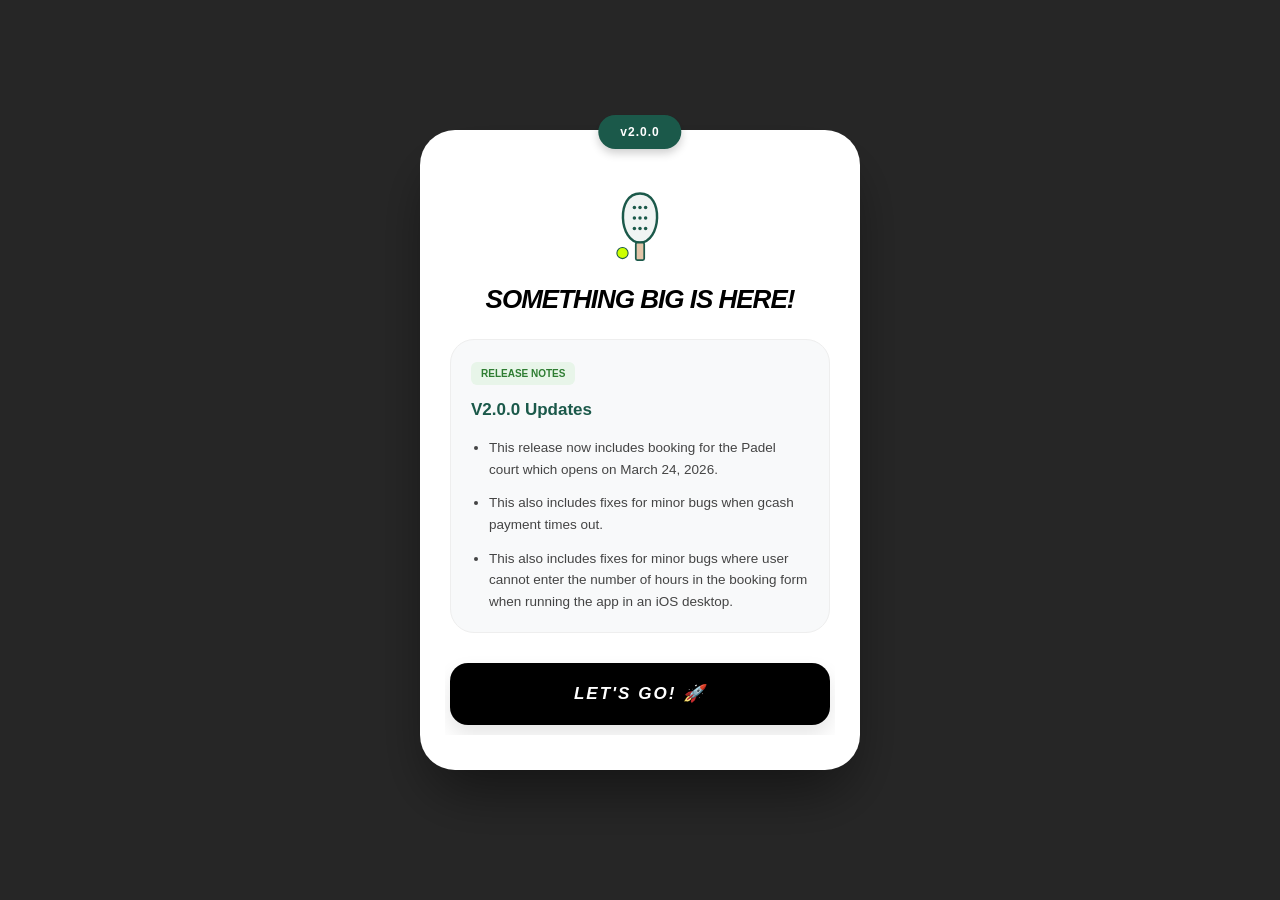
<file: User/index.html>
<!DOCTYPE html><html lang="en"><head><meta charSet="utf-8"/><meta name="viewport" content="width=device-width, initial-scale=1"/><link rel="stylesheet" href="/_next/static/css/3c151ddc96d86c10.css" crossorigin="" data-precedence="next"/><link rel="stylesheet" href="/_next/static/css/cb3c86fa47d2d123.css" crossorigin="" data-precedence="next"/><link rel="preload" as="script" fetchPriority="low" href="/_next/static/chunks/webpack-052781558feb1c96.js" crossorigin=""/><script src="/_next/static/chunks/fd9d1056-eb3a800ff8eac08c.js" async="" crossorigin=""></script><script src="/_next/static/chunks/69-d07f9da72736f803.js" async="" crossorigin=""></script><script src="/_next/static/chunks/main-app-bb0307699e5d5237.js" async="" crossorigin=""></script><script src="/_next/static/chunks/ad2866b8-121749ba816af299.js" async=""></script><script src="/_next/static/chunks/932-f16d9b14a5c8aff9.js" async=""></script><script src="/_next/static/chunks/489-8a70e404160ea8d2.js" async=""></script><script src="/_next/static/chunks/733-ac7b8c3cdba2762c.js" async=""></script><script src="/_next/static/chunks/49-81d7bf7a86b3d4e1.js" async=""></script><script src="/_next/static/chunks/697-d05453315db154a4.js" async=""></script><script src="/_next/static/chunks/107-6e9040a224379c89.js" async=""></script><script src="/_next/static/chunks/613-711f090cae24e00d.js" async=""></script><script src="/_next/static/chunks/217-d3cb6c57cb85d097.js" async=""></script><script src="/_next/static/chunks/268-67a2e47df695c316.js" async=""></script><script src="/_next/static/chunks/382-4659633413e0c297.js" async=""></script><script src="/_next/static/chunks/app/User/page-9bc37ee343ed7415.js" async=""></script><link rel="icon" href="/favicon.ico" type="image/x-icon" sizes="16x16"/><script src="/_next/static/chunks/polyfills-c67a75d1b6f99dc8.js" crossorigin="" noModule=""></script></head><body class="__className_f367f3"><main class="flex min-h-screen" style="background-color:white;padding:5px"><div class="Toastify"></div></main><script src="/_next/static/chunks/webpack-052781558feb1c96.js" crossorigin="" async=""></script><script>(self.__next_f=self.__next_f||[]).push([0]);self.__next_f.push([2,null])</script><script>self.__next_f.push([1,"1:HL[\"/_next/static/css/3c151ddc96d86c10.css\",\"style\",{\"crossOrigin\":\"\"}]\n0:\"$L2\"\n"])</script><script>self.__next_f.push([1,"3:HL[\"/_next/static/css/cb3c86fa47d2d123.css\",\"style\",{\"crossOrigin\":\"\"}]\n"])</script><script>self.__next_f.push([1,"4:I[47690,[],\"\"]\n6:I[77831,[],\"\"]\n"])</script><script>self.__next_f.push([1,"7:I[21870,[\"337\",\"static/chunks/ad2866b8-121749ba816af299.js\",\"932\",\"static/chunks/932-f16d9b14a5c8aff9.js\",\"489\",\"static/chunks/489-8a70e404160ea8d2.js\",\"733\",\"static/chunks/733-ac7b8c3cdba2762c.js\",\"49\",\"static/chunks/49-81d7bf7a86b3d4e1.js\",\"697\",\"static/chunks/697-d05453315db154a4.js\",\"107\",\"static/chunks/107-6e9040a224379c89.js\",\"613\",\"static/chunks/613-711f090cae24e00d.js\",\"217\",\"static/chunks/217-d3cb6c57cb85d097.js\",\"268\",\"static/chunks/268-67a2e47df695c316.js\",\"382\",\"static/chunks/382-4659633413e0c297.js\",\"468\",\"static/chunks/app/User/page-9bc37ee343ed7415.js\"],\"\"]\n"])</script><script>self.__next_f.push([1,"8:I[5613,[],\"\"]\n9:I[31778,[],\"\"]\nb:I[48955,[],\"\"]\nc:[]\n"])</script><script>self.__next_f.push([1,"2:[[[\"$\",\"link\",\"0\",{\"rel\":\"stylesheet\",\"href\":\"/_next/static/css/3c151ddc96d86c10.css\",\"precedence\":\"next\",\"crossOrigin\":\"\"}]],[\"$\",\"$L4\",null,{\"buildId\":\"QVz-pnoKpGZybGsxkaVYB\",\"assetPrefix\":\"\",\"initialCanonicalUrl\":\"/User/\",\"initialTree\":[\"\",{\"children\":[\"User\",{\"children\":[\"__PAGE__\",{}]}]},\"$undefined\",\"$undefined\",true],\"initialSeedData\":[\"\",{\"children\":[\"User\",{\"children\":[\"__PAGE__\",{},[\"$L5\",[\"$\",\"$L6\",null,{\"propsForComponent\":{\"params\":{}},\"Component\":\"$7\",\"isStaticGeneration\":true}],null]]},[\"$\",\"$L8\",null,{\"parallelRouterKey\":\"children\",\"segmentPath\":[\"children\",\"User\",\"children\"],\"loading\":\"$undefined\",\"loadingStyles\":\"$undefined\",\"loadingScripts\":\"$undefined\",\"hasLoading\":false,\"error\":\"$undefined\",\"errorStyles\":\"$undefined\",\"errorScripts\":\"$undefined\",\"template\":[\"$\",\"$L9\",null,{}],\"templateStyles\":\"$undefined\",\"templateScripts\":\"$undefined\",\"notFound\":\"$undefined\",\"notFoundStyles\":\"$undefined\",\"styles\":[[\"$\",\"link\",\"0\",{\"rel\":\"stylesheet\",\"href\":\"/_next/static/css/cb3c86fa47d2d123.css\",\"precedence\":\"next\",\"crossOrigin\":\"\"}]]}]]},[null,[\"$\",\"html\",null,{\"lang\":\"en\",\"children\":[\"$\",\"body\",null,{\"className\":\"__className_f367f3\",\"children\":[\"$\",\"$L8\",null,{\"parallelRouterKey\":\"children\",\"segmentPath\":[\"children\"],\"loading\":\"$undefined\",\"loadingStyles\":\"$undefined\",\"loadingScripts\":\"$undefined\",\"hasLoading\":false,\"error\":\"$undefined\",\"errorStyles\":\"$undefined\",\"errorScripts\":\"$undefined\",\"template\":[\"$\",\"$L9\",null,{}],\"templateStyles\":\"$undefined\",\"templateScripts\":\"$undefined\",\"notFound\":[[\"$\",\"title\",null,{\"children\":\"404: This page could not be found.\"}],[\"$\",\"div\",null,{\"style\":{\"fontFamily\":\"system-ui,\\\"Segoe UI\\\",Roboto,Helvetica,Arial,sans-serif,\\\"Apple Color Emoji\\\",\\\"Segoe UI Emoji\\\"\",\"height\":\"100vh\",\"textAlign\":\"center\",\"display\":\"flex\",\"flexDirection\":\"column\",\"alignItems\":\"center\",\"justifyContent\":\"center\"},\"children\":[\"$\",\"div\",null,{\"children\":[[\"$\",\"style\",null,{\"dangerouslySetInnerHTML\":{\"__html\":\"body{color:#000;background:#fff;margin:0}.next-error-h1{border-right:1px solid rgba(0,0,0,.3)}@media (prefers-color-scheme:dark){body{color:#fff;background:#000}.next-error-h1{border-right:1px solid rgba(255,255,255,.3)}}\"}}],[\"$\",\"h1\",null,{\"className\":\"next-error-h1\",\"style\":{\"display\":\"inline-block\",\"margin\":\"0 20px 0 0\",\"padding\":\"0 23px 0 0\",\"fontSize\":24,\"fontWeight\":500,\"verticalAlign\":\"top\",\"lineHeight\":\"49px\"},\"children\":\"404\"}],[\"$\",\"div\",null,{\"style\":{\"display\":\"inline-block\"},\"children\":[\"$\",\"h2\",null,{\"style\":{\"fontSize\":14,\"fontWeight\":400,\"lineHeight\":\"49px\",\"margin\":0},\"children\":\"This page could not be found.\"}]}]]}]}]],\"notFoundStyles\":[],\"styles\":null}]}]}],null]],\"initialHead\":[false,\"$La\"],\"globalErrorComponent\":\"$b\",\"missingSlots\":\"$Wc\"}]]\n"])</script><script>self.__next_f.push([1,"a:[[\"$\",\"meta\",\"0\",{\"name\":\"viewport\",\"content\":\"width=device-width, initial-scale=1\"}],[\"$\",\"meta\",\"1\",{\"charSet\":\"utf-8\"}],[\"$\",\"link\",\"2\",{\"rel\":\"icon\",\"href\":\"/favicon.ico\",\"type\":\"image/x-icon\",\"sizes\":\"16x16\"}]]\n5:null\n"])</script><script>self.__next_f.push([1,""])</script></body></html>
</file>
<file: _next/static/css/3c151ddc96d86c10.css>
@font-face{font-family:__Inter_f367f3;font-style:normal;font-weight:100 900;font-display:swap;src:url(/_next/static/media/ba9851c3c22cd980-s.woff2) format("woff2");unicode-range:u+0460-052f,u+1c80-1c8a,u+20b4,u+2de0-2dff,u+a640-a69f,u+fe2e-fe2f}@font-face{font-family:__Inter_f367f3;font-style:normal;font-weight:100 900;font-display:swap;src:url(/_next/static/media/21350d82a1f187e9-s.woff2) format("woff2");unicode-range:u+0301,u+0400-045f,u+0490-0491,u+04b0-04b1,u+2116}@font-face{font-family:__Inter_f367f3;font-style:normal;font-weight:100 900;font-display:swap;src:url(/_next/static/media/c5fe6dc8356a8c31-s.woff2) format("woff2");unicode-range:u+1f??}@font-face{font-family:__Inter_f367f3;font-style:normal;font-weight:100 900;font-display:swap;src:url(/_next/static/media/19cfc7226ec3afaa-s.woff2) format("woff2");unicode-range:u+0370-0377,u+037a-037f,u+0384-038a,u+038c,u+038e-03a1,u+03a3-03ff}@font-face{font-family:__Inter_f367f3;font-style:normal;font-weight:100 900;font-display:swap;src:url(/_next/static/media/df0a9ae256c0569c-s.woff2) format("woff2");unicode-range:u+0102-0103,u+0110-0111,u+0128-0129,u+0168-0169,u+01a0-01a1,u+01af-01b0,u+0300-0301,u+0303-0304,u+0308-0309,u+0323,u+0329,u+1ea0-1ef9,u+20ab}@font-face{font-family:__Inter_f367f3;font-style:normal;font-weight:100 900;font-display:swap;src:url(/_next/static/media/8e9860b6e62d6359-s.woff2) format("woff2");unicode-range:u+0100-02ba,u+02bd-02c5,u+02c7-02cc,u+02ce-02d7,u+02dd-02ff,u+0304,u+0308,u+0329,u+1d00-1dbf,u+1e00-1e9f,u+1ef2-1eff,u+2020,u+20a0-20ab,u+20ad-20c0,u+2113,u+2c60-2c7f,u+a720-a7ff}@font-face{font-family:__Inter_f367f3;font-style:normal;font-weight:100 900;font-display:swap;src:url(/_next/static/media/e4af272ccee01ff0-s.p.woff2) format("woff2");unicode-range:u+00??,u+0131,u+0152-0153,u+02bb-02bc,u+02c6,u+02da,u+02dc,u+0304,u+0308,u+0329,u+2000-206f,u+20ac,u+2122,u+2191,u+2193,u+2212,u+2215,u+feff,u+fffd}@font-face{font-family:__Inter_Fallback_f367f3;src:local("Arial");ascent-override:90.20%;descent-override:22.48%;line-gap-override:0.00%;size-adjust:107.40%}.__className_f367f3{font-family:__Inter_f367f3,__Inter_Fallback_f367f3;font-style:normal}

/*
! tailwindcss v3.4.1 | MIT License | https://tailwindcss.com
*/*,:after,:before{box-sizing:border-box;border:0 solid #e5e7eb}:after,:before{--tw-content:""}:host,html{line-height:1.5;-webkit-text-size-adjust:100%;-moz-tab-size:4;-o-tab-size:4;tab-size:4;font-family:ui-sans-serif,system-ui,sans-serif,Apple Color Emoji,Segoe UI Emoji,Segoe UI Symbol,Noto Color Emoji;font-feature-settings:normal;font-variation-settings:normal;-webkit-tap-highlight-color:transparent}body{margin:0;line-height:inherit}hr{height:0;color:inherit;border-top-width:1px}abbr:where([title]){-webkit-text-decoration:underline dotted;text-decoration:underline dotted}h1,h2,h3,h4,h5,h6{font-size:inherit;font-weight:inherit}a{color:inherit;text-decoration:inherit}b,strong{font-weight:bolder}code,kbd,pre,samp{font-family:ui-monospace,SFMono-Regular,Menlo,Monaco,Consolas,Liberation Mono,Courier New,monospace;font-feature-settings:normal;font-variation-settings:normal;font-size:1em}small{font-size:80%}sub,sup{font-size:75%;line-height:0;position:relative;vertical-align:baseline}sub{bottom:-.25em}sup{top:-.5em}table{text-indent:0;border-color:inherit;border-collapse:collapse}button,input,optgroup,select,textarea{font-family:inherit;font-feature-settings:inherit;font-variation-settings:inherit;font-size:100%;font-weight:inherit;line-height:inherit;color:inherit;margin:0;padding:0}button,select{text-transform:none}[type=button],[type=reset],[type=submit],button{-webkit-appearance:button;background-color:transparent;background-image:none}:-moz-focusring{outline:auto}:-moz-ui-invalid{box-shadow:none}progress{vertical-align:baseline}::-webkit-inner-spin-button,::-webkit-outer-spin-button{height:auto}[type=search]{-webkit-appearance:textfield;outline-offset:-2px}::-webkit-search-decoration{-webkit-appearance:none}::-webkit-file-upload-button{-webkit-appearance:button;font:inherit}summary{display:list-item}blockquote,dd,dl,figure,h1,h2,h3,h4,h5,h6,hr,p,pre{margin:0}fieldset{margin:0}fieldset,legend{padding:0}menu,ol,ul{list-style:none;margin:0;padding:0}dialog{padding:0}textarea{resize:vertical}input::-moz-placeholder,textarea::-moz-placeholder{opacity:1;color:#9ca3af}input::placeholder,textarea::placeholder{opacity:1;color:#9ca3af}[role=button],button{cursor:pointer}:disabled{cursor:default}audio,canvas,embed,iframe,img,object,svg,video{display:block;vertical-align:middle}img,video{max-width:100%;height:auto}[hidden]{display:none}*,:after,:before{--tw-border-spacing-x:0;--tw-border-spacing-y:0;--tw-translate-x:0;--tw-translate-y:0;--tw-rotate:0;--tw-skew-x:0;--tw-skew-y:0;--tw-scale-x:1;--tw-scale-y:1;--tw-pan-x: ;--tw-pan-y: ;--tw-pinch-zoom: ;--tw-scroll-snap-strictness:proximity;--tw-gradient-from-position: ;--tw-gradient-via-position: ;--tw-gradient-to-position: ;--tw-ordinal: ;--tw-slashed-zero: ;--tw-numeric-figure: ;--tw-numeric-spacing: ;--tw-numeric-fraction: ;--tw-ring-inset: ;--tw-ring-offset-width:0px;--tw-ring-offset-color:#fff;--tw-ring-color:rgba(59,130,246,.5);--tw-ring-offset-shadow:0 0 #0000;--tw-ring-shadow:0 0 #0000;--tw-shadow:0 0 #0000;--tw-shadow-colored:0 0 #0000;--tw-blur: ;--tw-brightness: ;--tw-contrast: ;--tw-grayscale: ;--tw-hue-rotate: ;--tw-invert: ;--tw-saturate: ;--tw-sepia: ;--tw-drop-shadow: ;--tw-backdrop-blur: ;--tw-backdrop-brightness: ;--tw-backdrop-contrast: ;--tw-backdrop-grayscale: ;--tw-backdrop-hue-rotate: ;--tw-backdrop-invert: ;--tw-backdrop-opacity: ;--tw-backdrop-saturate: ;--tw-backdrop-sepia: }::backdrop{--tw-border-spacing-x:0;--tw-border-spacing-y:0;--tw-translate-x:0;--tw-translate-y:0;--tw-rotate:0;--tw-skew-x:0;--tw-skew-y:0;--tw-scale-x:1;--tw-scale-y:1;--tw-pan-x: ;--tw-pan-y: ;--tw-pinch-zoom: ;--tw-scroll-snap-strictness:proximity;--tw-gradient-from-position: ;--tw-gradient-via-position: ;--tw-gradient-to-position: ;--tw-ordinal: ;--tw-slashed-zero: ;--tw-numeric-figure: ;--tw-numeric-spacing: ;--tw-numeric-fraction: ;--tw-ring-inset: ;--tw-ring-offset-width:0px;--tw-ring-offset-color:#fff;--tw-ring-color:rgba(59,130,246,.5);--tw-ring-offset-shadow:0 0 #0000;--tw-ring-shadow:0 0 #0000;--tw-shadow:0 0 #0000;--tw-shadow-colored:0 0 #0000;--tw-blur: ;--tw-brightness: ;--tw-contrast: ;--tw-grayscale: ;--tw-hue-rotate: ;--tw-invert: ;--tw-saturate: ;--tw-sepia: ;--tw-drop-shadow: ;--tw-backdrop-blur: ;--tw-backdrop-brightness: ;--tw-backdrop-contrast: ;--tw-backdrop-grayscale: ;--tw-backdrop-hue-rotate: ;--tw-backdrop-invert: ;--tw-backdrop-opacity: ;--tw-backdrop-saturate: ;--tw-backdrop-sepia: }.container{width:100%}@media (min-width:640px){.container{max-width:640px}}@media (min-width:768px){.container{max-width:768px}}@media (min-width:1024px){.container{max-width:1024px}}@media (min-width:1280px){.container{max-width:1280px}}@media (min-width:1536px){.container{max-width:1536px}}.pointer-events-none{pointer-events:none}.visible{visibility:visible}.collapse{visibility:collapse}.fixed{position:fixed}.absolute{position:absolute}.relative{position:relative}.sticky{position:sticky}.inset-0{inset:0}.bottom-\[25\%\]{bottom:25%}.left-0{left:0}.right-1{right:.25rem}.right-1\.5{right:.375rem}.top-0{top:0}.top-1{top:.25rem}.top-1\.5{top:.375rem}.top-1\/2{top:50%}.top-\[25\%\]{top:25%}.z-0{z-index:0}.z-10{z-index:10}.z-50{z-index:50}.mx-auto{margin-left:auto;margin-right:auto}.mb-1{margin-bottom:.25rem}.mb-2{margin-bottom:.5rem}.mb-3{margin-bottom:.75rem}.mb-4{margin-bottom:1rem}.mb-5{margin-bottom:1.25rem}.mb-6{margin-bottom:1.5rem}.mb-8{margin-bottom:2rem}.ml-1{margin-left:.25rem}.ml-2{margin-left:.5rem}.mt-1{margin-top:.25rem}.mt-2{margin-top:.5rem}.mt-3{margin-top:.75rem}.mt-4{margin-top:1rem}.mt-6{margin-top:1.5rem}.block{display:block}.inline-block{display:inline-block}.flex{display:flex}.table{display:table}.grid{display:grid}.hidden{display:none}.h-10{height:2.5rem}.h-12{height:3rem}.h-16{height:4rem}.h-24{height:6rem}.h-3{height:.75rem}.h-32{height:8rem}.h-4{height:1rem}.h-40{height:10rem}.h-5{height:1.25rem}.h-60{height:15rem}.h-7{height:1.75rem}.h-8{height:2rem}.h-9{height:2.25rem}.h-\[0\.5px\]{height:.5px}.h-\[250px\]{height:250px}.h-px{height:1px}.max-h-\[350px\]{max-height:350px}.max-h-\[500px\]{max-height:500px}.min-h-\[48px\]{min-height:48px}.min-h-screen{min-height:100vh}.w-1\/2{width:50%}.w-10{width:2.5rem}.w-12{width:3rem}.w-16{width:4rem}.w-24{width:6rem}.w-3{width:.75rem}.w-32{width:8rem}.w-4{width:1rem}.w-40{width:10rem}.w-5{width:1.25rem}.w-7{width:1.75rem}.w-\[120px\]{width:120px}.w-\[150px\]{width:150px}.w-\[90\%\]{width:90%}.w-full{width:100%}.min-w-\[400px\]{min-width:400px}.min-w-\[600px\]{min-width:600px}.min-w-\[700px\]{min-width:700px}.min-w-\[800px\]{min-width:800px}.max-w-3xl{max-width:48rem}.max-w-\[140px\]{max-width:140px}.max-w-full{max-width:100%}.max-w-md{max-width:28rem}.max-w-sm{max-width:24rem}.max-w-xl{max-width:36rem}.max-w-xs{max-width:20rem}.flex-1{flex:1 1 0%}.shrink{flex-shrink:1}.shrink-0{flex-shrink:0}.table-auto{table-layout:auto}.border-collapse{border-collapse:collapse}.rotate-\[15deg\]{--tw-rotate:15deg}.rotate-\[15deg\],.transform{transform:translate(var(--tw-translate-x),var(--tw-translate-y)) rotate(var(--tw-rotate)) skewX(var(--tw-skew-x)) skewY(var(--tw-skew-y)) scaleX(var(--tw-scale-x)) scaleY(var(--tw-scale-y))}@keyframes bounce{0%,to{transform:translateY(-25%);animation-timing-function:cubic-bezier(.8,0,1,1)}50%{transform:none;animation-timing-function:cubic-bezier(0,0,.2,1)}}.animate-bounce{animation:bounce 1s infinite}@keyframes ping{75%,to{transform:scale(2);opacity:0}}.animate-ping{animation:ping 1s cubic-bezier(0,0,.2,1) infinite}@keyframes spin{to{transform:rotate(1turn)}}.animate-spin{animation:spin 1s linear infinite}.cursor-not-allowed{cursor:not-allowed}.cursor-pointer{cursor:pointer}.select-none{-webkit-user-select:none;-moz-user-select:none;user-select:none}.resize-none{resize:none}.resize{resize:both}.grid-cols-1{grid-template-columns:repeat(1,minmax(0,1fr))}.grid-cols-2{grid-template-columns:repeat(2,minmax(0,1fr))}.grid-cols-7{grid-template-columns:repeat(7,minmax(0,1fr))}.flex-col{flex-direction:column}.flex-wrap{flex-wrap:wrap}.items-start{align-items:flex-start}.items-end{align-items:flex-end}.items-center{align-items:center}.justify-start{justify-content:flex-start}.justify-end{justify-content:flex-end}.justify-center{justify-content:center}.justify-between{justify-content:space-between}.gap-1{gap:.25rem}.gap-2{gap:.5rem}.gap-3{gap:.75rem}.gap-4{gap:1rem}.gap-6{gap:1.5rem}.space-x-3>:not([hidden])~:not([hidden]){--tw-space-x-reverse:0;margin-right:calc(.75rem * var(--tw-space-x-reverse));margin-left:calc(.75rem * calc(1 - var(--tw-space-x-reverse)))}.space-y-1>:not([hidden])~:not([hidden]){--tw-space-y-reverse:0;margin-top:calc(.25rem * calc(1 - var(--tw-space-y-reverse)));margin-bottom:calc(.25rem * var(--tw-space-y-reverse))}.space-y-2>:not([hidden])~:not([hidden]){--tw-space-y-reverse:0;margin-top:calc(.5rem * calc(1 - var(--tw-space-y-reverse)));margin-bottom:calc(.5rem * var(--tw-space-y-reverse))}.space-y-2\.5>:not([hidden])~:not([hidden]){--tw-space-y-reverse:0;margin-top:calc(.625rem * calc(1 - var(--tw-space-y-reverse)));margin-bottom:calc(.625rem * var(--tw-space-y-reverse))}.space-y-3>:not([hidden])~:not([hidden]){--tw-space-y-reverse:0;margin-top:calc(.75rem * calc(1 - var(--tw-space-y-reverse)));margin-bottom:calc(.75rem * var(--tw-space-y-reverse))}.space-y-4>:not([hidden])~:not([hidden]){--tw-space-y-reverse:0;margin-top:calc(1rem * calc(1 - var(--tw-space-y-reverse)));margin-bottom:calc(1rem * var(--tw-space-y-reverse))}.self-center{align-self:center}.overflow-auto{overflow:auto}.overflow-hidden{overflow:hidden}.overflow-x-auto{overflow-x:auto}.overflow-y-auto{overflow-y:auto}.whitespace-nowrap{white-space:nowrap}.break-all{word-break:break-all}.rounded{border-radius:.25rem}.rounded-2xl{border-radius:1rem}.rounded-\[2rem\]{border-radius:2rem}.rounded-\[5px\]{border-radius:5px}.rounded-full{border-radius:9999px}.rounded-lg{border-radius:.5rem}.rounded-md{border-radius:.375rem}.rounded-sm{border-radius:.125rem}.rounded-xl{border-radius:.75rem}.border{border-width:1px}.border-2{border-width:2px}.border-4{border-width:4px}.border-\[14px\]{border-width:14px}.border-\[15px\]{border-width:15px}.border-b{border-bottom-width:1px}.border-b-2{border-bottom-width:2px}.border-l{border-left-width:1px}.border-r{border-right-width:1px}.border-t-2{border-top-width:2px}.border-black{--tw-border-opacity:1;border-color:rgb(0 0 0/var(--tw-border-opacity))}.border-gray-100{--tw-border-opacity:1;border-color:rgb(243 244 246/var(--tw-border-opacity))}.border-gray-200{--tw-border-opacity:1;border-color:rgb(229 231 235/var(--tw-border-opacity))}.border-gray-300{--tw-border-opacity:1;border-color:rgb(209 213 219/var(--tw-border-opacity))}.border-gray-400{--tw-border-opacity:1;border-color:rgb(156 163 175/var(--tw-border-opacity))}.border-green-200{--tw-border-opacity:1;border-color:rgb(187 247 208/var(--tw-border-opacity))}.border-white\/10{border-color:hsla(0,0%,100%,.1)}.border-white\/20{border-color:hsla(0,0%,100%,.2)}.border-white\/30{border-color:hsla(0,0%,100%,.3)}.border-zinc-200{--tw-border-opacity:1;border-color:rgb(228 228 231/var(--tw-border-opacity))}.border-zinc-300{--tw-border-opacity:1;border-color:rgb(212 212 216/var(--tw-border-opacity))}.border-zinc-400{--tw-border-opacity:1;border-color:rgb(161 161 170/var(--tw-border-opacity))}.border-zinc-700{--tw-border-opacity:1;border-color:rgb(63 63 70/var(--tw-border-opacity))}.border-t-blue-500{--tw-border-opacity:1;border-top-color:rgb(59 130 246/var(--tw-border-opacity))}.border-t-white{--tw-border-opacity:1;border-top-color:rgb(255 255 255/var(--tw-border-opacity))}.bg-\[\#1a1a1a\]{--tw-bg-opacity:1;background-color:rgb(26 26 26/var(--tw-bg-opacity))}.bg-black{--tw-bg-opacity:1;background-color:rgb(0 0 0/var(--tw-bg-opacity))}.bg-black\/30{background-color:rgba(0,0,0,.3)}.bg-blue-400{--tw-bg-opacity:1;background-color:rgb(96 165 250/var(--tw-bg-opacity))}.bg-blue-500{--tw-bg-opacity:1;background-color:rgb(59 130 246/var(--tw-bg-opacity))}.bg-blue-600{--tw-bg-opacity:1;background-color:rgb(37 99 235/var(--tw-bg-opacity))}.bg-emerald-600{--tw-bg-opacity:1;background-color:rgb(5 150 105/var(--tw-bg-opacity))}.bg-gray-100{--tw-bg-opacity:1;background-color:rgb(243 244 246/var(--tw-bg-opacity))}.bg-gray-200{--tw-bg-opacity:1;background-color:rgb(229 231 235/var(--tw-bg-opacity))}.bg-gray-300{--tw-bg-opacity:1;background-color:rgb(209 213 219/var(--tw-bg-opacity))}.bg-gray-400{--tw-bg-opacity:1;background-color:rgb(156 163 175/var(--tw-bg-opacity))}.bg-gray-50{--tw-bg-opacity:1;background-color:rgb(249 250 251/var(--tw-bg-opacity))}.bg-gray-500{--tw-bg-opacity:1;background-color:rgb(107 114 128/var(--tw-bg-opacity))}.bg-green-100{--tw-bg-opacity:1;background-color:rgb(220 252 231/var(--tw-bg-opacity))}.bg-green-400{--tw-bg-opacity:1;background-color:rgb(74 222 128/var(--tw-bg-opacity))}.bg-green-500{--tw-bg-opacity:1;background-color:rgb(34 197 94/var(--tw-bg-opacity))}.bg-green-600{--tw-bg-opacity:1;background-color:rgb(22 163 74/var(--tw-bg-opacity))}.bg-green-700{--tw-bg-opacity:1;background-color:rgb(21 128 61/var(--tw-bg-opacity))}.bg-pink-400{--tw-bg-opacity:1;background-color:rgb(244 114 182/var(--tw-bg-opacity))}.bg-red-500{--tw-bg-opacity:1;background-color:rgb(239 68 68/var(--tw-bg-opacity))}.bg-red-600{--tw-bg-opacity:1;background-color:rgb(220 38 38/var(--tw-bg-opacity))}.bg-slate-900{--tw-bg-opacity:1;background-color:rgb(15 23 42/var(--tw-bg-opacity))}.bg-white{--tw-bg-opacity:1;background-color:rgb(255 255 255/var(--tw-bg-opacity))}.bg-white\/10{background-color:hsla(0,0%,100%,.1)}.bg-yellow-500{--tw-bg-opacity:1;background-color:rgb(234 179 8/var(--tw-bg-opacity))}.bg-zinc-100{--tw-bg-opacity:1;background-color:rgb(244 244 245/var(--tw-bg-opacity))}.bg-zinc-50{--tw-bg-opacity:1;background-color:rgb(250 250 250/var(--tw-bg-opacity))}.bg-opacity-40{--tw-bg-opacity:0.4}.bg-gradient-to-r{background-image:linear-gradient(to right,var(--tw-gradient-stops))}.from-green-600{--tw-gradient-from:#16a34a var(--tw-gradient-from-position);--tw-gradient-to:rgba(22,163,74,0) var(--tw-gradient-to-position);--tw-gradient-stops:var(--tw-gradient-from),var(--tw-gradient-to)}.to-green-500{--tw-gradient-to:#22c55e var(--tw-gradient-to-position)}.fill-blue-600{fill:#2563eb}.object-cover{-o-object-fit:cover;object-fit:cover}.p-0{padding:0}.p-1{padding:.25rem}.p-1\.5{padding:.375rem}.p-2{padding:.5rem}.p-3{padding:.75rem}.p-4{padding:1rem}.p-6{padding:1.5rem}.p-8{padding:2rem}.px-1{padding-left:.25rem;padding-right:.25rem}.px-2{padding-left:.5rem;padding-right:.5rem}.px-3{padding-left:.75rem;padding-right:.75rem}.px-4{padding-left:1rem;padding-right:1rem}.px-6{padding-left:1.5rem;padding-right:1.5rem}.px-8{padding-left:2rem;padding-right:2rem}.py-0{padding-top:0;padding-bottom:0}.py-0\.5{padding-top:.125rem;padding-bottom:.125rem}.py-1{padding-top:.25rem;padding-bottom:.25rem}.py-2{padding-top:.5rem;padding-bottom:.5rem}.py-2\.5{padding-top:.625rem;padding-bottom:.625rem}.py-3{padding-top:.75rem;padding-bottom:.75rem}.py-4{padding-top:1rem;padding-bottom:1rem}.py-6{padding-top:1.5rem}.pb-6,.py-6{padding-bottom:1.5rem}.text-left{text-align:left}.text-center{text-align:center}.text-right{text-align:right}.font-mono{font-family:ui-monospace,SFMono-Regular,Menlo,Monaco,Consolas,Liberation Mono,Courier New,monospace}.font-sans{font-family:ui-sans-serif,system-ui,sans-serif,Apple Color Emoji,Segoe UI Emoji,Segoe UI Symbol,Noto Color Emoji}.text-2xl{font-size:1.5rem;line-height:2rem}.text-3xl{font-size:1.875rem;line-height:2.25rem}.text-\[10px\]{font-size:10px}.text-\[11px\]{font-size:11px}.text-\[9px\]{font-size:9px}.text-base{font-size:1rem;line-height:1.5rem}.text-lg{font-size:1.125rem;line-height:1.75rem}.text-sm{font-size:.875rem;line-height:1.25rem}.text-xl{font-size:1.25rem;line-height:1.75rem}.text-xs{font-size:.75rem;line-height:1rem}.font-black{font-weight:900}.font-bold{font-weight:700}.font-extrabold{font-weight:800}.font-light{font-weight:300}.font-medium{font-weight:500}.font-normal{font-weight:400}.font-semibold{font-weight:600}.uppercase{text-transform:uppercase}.capitalize{text-transform:capitalize}.italic{font-style:italic}.leading-relaxed{line-height:1.625}.leading-snug{line-height:1.375}.tracking-\[0\.25em\]{letter-spacing:.25em}.tracking-\[0\.3em\]{letter-spacing:.3em}.tracking-tight{letter-spacing:-.025em}.tracking-tighter{letter-spacing:-.05em}.tracking-wider{letter-spacing:.05em}.tracking-widest{letter-spacing:.1em}.text-black{--tw-text-opacity:1;color:rgb(0 0 0/var(--tw-text-opacity))}.text-blue-600{--tw-text-opacity:1;color:rgb(37 99 235/var(--tw-text-opacity))}.text-blue-700{--tw-text-opacity:1;color:rgb(29 78 216/var(--tw-text-opacity))}.text-blue-800{--tw-text-opacity:1;color:rgb(30 64 175/var(--tw-text-opacity))}.text-gray-200{--tw-text-opacity:1;color:rgb(229 231 235/var(--tw-text-opacity))}.text-gray-400{--tw-text-opacity:1;color:rgb(156 163 175/var(--tw-text-opacity))}.text-gray-500{--tw-text-opacity:1;color:rgb(107 114 128/var(--tw-text-opacity))}.text-gray-600{--tw-text-opacity:1;color:rgb(75 85 99/var(--tw-text-opacity))}.text-gray-700{--tw-text-opacity:1;color:rgb(55 65 81/var(--tw-text-opacity))}.text-gray-800{--tw-text-opacity:1;color:rgb(31 41 55/var(--tw-text-opacity))}.text-gray-900{--tw-text-opacity:1;color:rgb(17 24 39/var(--tw-text-opacity))}.text-green-600{--tw-text-opacity:1;color:rgb(22 163 74/var(--tw-text-opacity))}.text-green-700{--tw-text-opacity:1;color:rgb(21 128 61/var(--tw-text-opacity))}.text-green-800{--tw-text-opacity:1;color:rgb(22 101 52/var(--tw-text-opacity))}.text-red-500{--tw-text-opacity:1;color:rgb(239 68 68/var(--tw-text-opacity))}.text-red-600{--tw-text-opacity:1;color:rgb(220 38 38/var(--tw-text-opacity))}.text-red-700{--tw-text-opacity:1;color:rgb(185 28 28/var(--tw-text-opacity))}.text-white{--tw-text-opacity:1;color:rgb(255 255 255/var(--tw-text-opacity))}.text-white\/70{color:hsla(0,0%,100%,.7)}.text-white\/80{color:hsla(0,0%,100%,.8)}.text-zinc-400{--tw-text-opacity:1;color:rgb(161 161 170/var(--tw-text-opacity))}.text-zinc-500{--tw-text-opacity:1;color:rgb(113 113 122/var(--tw-text-opacity))}.text-zinc-600{--tw-text-opacity:1;color:rgb(82 82 91/var(--tw-text-opacity))}.text-zinc-800{--tw-text-opacity:1;color:rgb(39 39 42/var(--tw-text-opacity))}.underline{text-decoration-line:underline}.decoration-double{text-decoration-style:double}.decoration-2{text-decoration-thickness:2px}.underline-offset-4{text-underline-offset:4px}.accent-red-500{accent-color:#ef4444}.opacity-10{opacity:.1}.opacity-40{opacity:.4}.opacity-50{opacity:.5}.opacity-60{opacity:.6}.opacity-90{opacity:.9}.shadow{--tw-shadow:0 1px 3px 0 rgba(0,0,0,.1),0 1px 2px -1px rgba(0,0,0,.1);--tw-shadow-colored:0 1px 3px 0 var(--tw-shadow-color),0 1px 2px -1px var(--tw-shadow-color)}.shadow,.shadow-2xl{box-shadow:var(--tw-ring-offset-shadow,0 0 #0000),var(--tw-ring-shadow,0 0 #0000),var(--tw-shadow)}.shadow-2xl{--tw-shadow:0 25px 50px -12px rgba(0,0,0,.25);--tw-shadow-colored:0 25px 50px -12px var(--tw-shadow-color)}.shadow-\[0_0_40px_rgba\(255\2c 255\2c 255\2c 0\.3\)\]{--tw-shadow:0 0 40px hsla(0,0%,100%,.3);--tw-shadow-colored:0 0 40px var(--tw-shadow-color)}.shadow-\[0_0_40px_rgba\(255\2c 255\2c 255\2c 0\.3\)\],.shadow-inner{box-shadow:var(--tw-ring-offset-shadow,0 0 #0000),var(--tw-ring-shadow,0 0 #0000),var(--tw-shadow)}.shadow-inner{--tw-shadow:inset 0 2px 4px 0 rgba(0,0,0,.05);--tw-shadow-colored:inset 0 2px 4px 0 var(--tw-shadow-color)}.shadow-lg{--tw-shadow:0 10px 15px -3px rgba(0,0,0,.1),0 4px 6px -4px rgba(0,0,0,.1);--tw-shadow-colored:0 10px 15px -3px var(--tw-shadow-color),0 4px 6px -4px var(--tw-shadow-color)}.shadow-lg,.shadow-md{box-shadow:var(--tw-ring-offset-shadow,0 0 #0000),var(--tw-ring-shadow,0 0 #0000),var(--tw-shadow)}.shadow-md{--tw-shadow:0 4px 6px -1px rgba(0,0,0,.1),0 2px 4px -2px rgba(0,0,0,.1);--tw-shadow-colored:0 4px 6px -1px var(--tw-shadow-color),0 2px 4px -2px var(--tw-shadow-color)}.shadow-sm{--tw-shadow:0 1px 2px 0 rgba(0,0,0,.05);--tw-shadow-colored:0 1px 2px 0 var(--tw-shadow-color);box-shadow:var(--tw-ring-offset-shadow,0 0 #0000),var(--tw-ring-shadow,0 0 #0000),var(--tw-shadow)}.outline-none{outline:2px solid transparent;outline-offset:2px}.outline{outline-style:solid}.blur{--tw-blur:blur(8px)}.blur,.drop-shadow-sm{filter:var(--tw-blur) var(--tw-brightness) var(--tw-contrast) var(--tw-grayscale) var(--tw-hue-rotate) var(--tw-invert) var(--tw-saturate) var(--tw-sepia) var(--tw-drop-shadow)}.drop-shadow-sm{--tw-drop-shadow:drop-shadow(0 1px 1px rgba(0,0,0,.05))}.drop-shadow-xl{--tw-drop-shadow:drop-shadow(0 20px 13px rgba(0,0,0,.03)) drop-shadow(0 8px 5px rgba(0,0,0,.08))}.drop-shadow-xl,.filter{filter:var(--tw-blur) var(--tw-brightness) var(--tw-contrast) var(--tw-grayscale) var(--tw-hue-rotate) var(--tw-invert) var(--tw-saturate) var(--tw-sepia) var(--tw-drop-shadow)}.backdrop-blur-md{--tw-backdrop-blur:blur(12px)}.backdrop-blur-md,.backdrop-blur-xl{backdrop-filter:var(--tw-backdrop-blur) var(--tw-backdrop-brightness) var(--tw-backdrop-contrast) var(--tw-backdrop-grayscale) var(--tw-backdrop-hue-rotate) var(--tw-backdrop-invert) var(--tw-backdrop-opacity) var(--tw-backdrop-saturate) var(--tw-backdrop-sepia)}.backdrop-blur-xl{--tw-backdrop-blur:blur(24px)}.transition{transition-property:color,background-color,border-color,text-decoration-color,fill,stroke,opacity,box-shadow,transform,filter,backdrop-filter;transition-timing-function:cubic-bezier(.4,0,.2,1);transition-duration:.15s}.transition-all{transition-property:all;transition-timing-function:cubic-bezier(.4,0,.2,1);transition-duration:.15s}.transition-colors{transition-property:color,background-color,border-color,text-decoration-color,fill,stroke;transition-timing-function:cubic-bezier(.4,0,.2,1);transition-duration:.15s}.transition-opacity{transition-property:opacity;transition-timing-function:cubic-bezier(.4,0,.2,1)}.duration-150,.transition-opacity{transition-duration:.15s}.ease-in-out{transition-timing-function:cubic-bezier(.4,0,.2,1)}:root{--foreground-rgb:0,0,0;--background-start-rgb:214,219,220;--background-end-rgb:255,255,255}@media (prefers-color-scheme:dark){:root{--foreground-rgb:255,255,255;--background-start-rgb:0,0,0;--background-end-rgb:0,0,0}}body{color:rgb(var(--foreground-rgb));background:linear-gradient(to bottom,transparent,rgb(var(--background-end-rgb))) rgb(var(--background-start-rgb))}.hover\:bg-blue-600:hover{--tw-bg-opacity:1;background-color:rgb(37 99 235/var(--tw-bg-opacity))}.hover\:bg-blue-700:hover{--tw-bg-opacity:1;background-color:rgb(29 78 216/var(--tw-bg-opacity))}.hover\:bg-emerald-700:hover{--tw-bg-opacity:1;background-color:rgb(4 120 87/var(--tw-bg-opacity))}.hover\:bg-gray-100:hover{--tw-bg-opacity:1;background-color:rgb(243 244 246/var(--tw-bg-opacity))}.hover\:bg-gray-200:hover{--tw-bg-opacity:1;background-color:rgb(229 231 235/var(--tw-bg-opacity))}.hover\:bg-gray-300:hover{--tw-bg-opacity:1;background-color:rgb(209 213 219/var(--tw-bg-opacity))}.hover\:bg-gray-400:hover{--tw-bg-opacity:1;background-color:rgb(156 163 175/var(--tw-bg-opacity))}.hover\:bg-gray-50:hover{--tw-bg-opacity:1;background-color:rgb(249 250 251/var(--tw-bg-opacity))}.hover\:bg-gray-500:hover{--tw-bg-opacity:1;background-color:rgb(107 114 128/var(--tw-bg-opacity))}.hover\:bg-green-700:hover{--tw-bg-opacity:1;background-color:rgb(21 128 61/var(--tw-bg-opacity))}.hover\:bg-green-800:hover{--tw-bg-opacity:1;background-color:rgb(22 101 52/var(--tw-bg-opacity))}.hover\:bg-red-50:hover{--tw-bg-opacity:1;background-color:rgb(254 242 242/var(--tw-bg-opacity))}.hover\:bg-red-600:hover{--tw-bg-opacity:1;background-color:rgb(220 38 38/var(--tw-bg-opacity))}.hover\:bg-red-700:hover{--tw-bg-opacity:1;background-color:rgb(185 28 28/var(--tw-bg-opacity))}.hover\:bg-zinc-100:hover{--tw-bg-opacity:1;background-color:rgb(244 244 245/var(--tw-bg-opacity))}.hover\:opacity-80:hover{opacity:.8}.hover\:opacity-90:hover{opacity:.9}.focus\:border-black:focus{--tw-border-opacity:1;border-color:rgb(0 0 0/var(--tw-border-opacity))}.focus\:outline-none:focus{outline:2px solid transparent;outline-offset:2px}.focus\:ring-2:focus{--tw-ring-offset-shadow:var(--tw-ring-inset) 0 0 0 var(--tw-ring-offset-width) var(--tw-ring-offset-color);--tw-ring-shadow:var(--tw-ring-inset) 0 0 0 calc(2px + var(--tw-ring-offset-width)) var(--tw-ring-color);box-shadow:var(--tw-ring-offset-shadow),var(--tw-ring-shadow),var(--tw-shadow,0 0 #0000)}.focus\:ring-blue-500:focus{--tw-ring-opacity:1;--tw-ring-color:rgb(59 130 246/var(--tw-ring-opacity))}.focus\:ring-red-500:focus{--tw-ring-opacity:1;--tw-ring-color:rgb(239 68 68/var(--tw-ring-opacity))}.active\:scale-95:active{--tw-scale-x:.95;--tw-scale-y:.95;transform:translate(var(--tw-translate-x),var(--tw-translate-y)) rotate(var(--tw-rotate)) skewX(var(--tw-skew-x)) skewY(var(--tw-skew-y)) scaleX(var(--tw-scale-x)) scaleY(var(--tw-scale-y))}.disabled\:bg-blue-200:disabled{--tw-bg-opacity:1;background-color:rgb(191 219 254/var(--tw-bg-opacity))}.disabled\:bg-zinc-400:disabled{--tw-bg-opacity:1;background-color:rgb(161 161 170/var(--tw-bg-opacity))}.group:hover .group-hover\:text-black{--tw-text-opacity:1;color:rgb(0 0 0/var(--tw-text-opacity))}@media (min-width:640px){.sm\:mb-10{margin-bottom:2.5rem}.sm\:mb-4{margin-bottom:1rem}.sm\:mb-6{margin-bottom:1.5rem}.sm\:mb-8{margin-bottom:2rem}.sm\:ml-auto{margin-left:auto}.sm\:mt-5{margin-top:1.25rem}.sm\:mt-6{margin-top:1.5rem}.sm\:h-28{height:7rem}.sm\:h-36{height:9rem}.sm\:h-52{height:13rem}.sm\:h-72{height:18rem}.sm\:max-h-\[550px\]{max-height:550px}.sm\:w-24{width:6rem}.sm\:w-28{width:7rem}.sm\:w-36{width:9rem}.sm\:w-52{width:13rem}.sm\:w-\[135px\]{width:135px}.sm\:w-\[200px\]{width:200px}.sm\:w-auto{width:auto}.sm\:min-w-\[150px\]{min-width:150px}.sm\:max-w-lg{max-width:32rem}.sm\:flex-row{flex-direction:row}.sm\:flex-wrap{flex-wrap:wrap}.sm\:flex-nowrap{flex-wrap:nowrap}.sm\:items-start{align-items:flex-start}.sm\:items-center{align-items:center}.sm\:justify-between{justify-content:space-between}.sm\:gap-4{gap:1rem}.sm\:gap-6{gap:1.5rem}.sm\:rounded-\[2\.5rem\]{border-radius:2.5rem}.sm\:rounded-\[3rem\]{border-radius:3rem}.sm\:p-10{padding:2.5rem}.sm\:p-12{padding:3rem}.sm\:p-3{padding:.75rem}.sm\:p-4{padding:1rem}.sm\:p-6{padding:1.5rem}.sm\:p-8{padding:2rem}.sm\:px-0{padding-left:0;padding-right:0}.sm\:px-2{padding-left:.5rem;padding-right:.5rem}.sm\:px-3{padding-left:.75rem;padding-right:.75rem}.sm\:px-4{padding-left:1rem;padding-right:1rem}.sm\:px-6{padding-left:1.5rem;padding-right:1.5rem}.sm\:py-2{padding-top:.5rem;padding-bottom:.5rem}.sm\:pb-8{padding-bottom:2rem}.sm\:text-left{text-align:left}.sm\:text-2xl{font-size:1.5rem;line-height:2rem}.sm\:text-3xl{font-size:1.875rem;line-height:2.25rem}.sm\:text-5xl{font-size:3rem;line-height:1}.sm\:text-\[10px\]{font-size:10px}.sm\:text-\[11px\]{font-size:11px}.sm\:text-\[12px\]{font-size:12px}.sm\:text-base{font-size:1rem;line-height:1.5rem}.sm\:text-lg{font-size:1.125rem;line-height:1.75rem}.sm\:text-sm{font-size:.875rem;line-height:1.25rem}.sm\:text-xl{font-size:1.25rem;line-height:1.75rem}.sm\:text-xs{font-size:.75rem;line-height:1rem}.sm\:tracking-\[0\.4em\]{letter-spacing:.4em}}@media (min-width:768px){.md\:col-span-1{grid-column:span 1/span 1}.md\:col-span-2{grid-column:span 2/span 2}.md\:w-56{width:14rem}.md\:grid-cols-2{grid-template-columns:repeat(2,minmax(0,1fr))}.md\:grid-cols-3{grid-template-columns:repeat(3,minmax(0,1fr))}.md\:flex-row{flex-direction:row}.md\:gap-6{gap:1.5rem}.md\:text-base{font-size:1rem;line-height:1.5rem}.md\:text-sm{font-size:.875rem;line-height:1.25rem}}@media (min-width:1024px){.lg\:grid-cols-2{grid-template-columns:repeat(2,minmax(0,1fr))}}@media (prefers-color-scheme:dark){.dark\:text-gray-200{--tw-text-opacity:1;color:rgb(229 231 235/var(--tw-text-opacity))}}
</file>
<file: _next/static/css/01940f08e34a0b53.css>
.custom-checkbox{display:inline-block;position:relative;cursor:pointer;-webkit-user-select:none;-moz-user-select:none;user-select:none}.custom-checkbox input{opacity:0;position:absolute}.checkmark{display:block;width:30px;height:30px;border-radius:5px;border:2px solid #000}.checkmark,.custom-checkbox input:checked+.checkmark{background-color:#000}.custom-checkbox input:checked+.checkmark:after{content:"";position:absolute;left:11.5px;top:6px;width:8px;height:14px;border:solid #fff;border-width:0 3px 3px 0;transform:rotate(45deg)}.remove-button{background-color:gray;color:#fff;border:none;padding:5px;font-size:16px;border-radius:4px;cursor:pointer;transition:background-color .3s}.remove-button:hover{background-color:#a9a9a9}.add-button{background-color:#add8e6;color:#fff;border:none;padding:5px;font-size:16px;border-radius:4px;cursor:pointer;transition:background-color .3s}.add-button:hover{background-color:#a9a9a9}.select-button{background-color:#add8e6;color:#fff;border:none;padding:5px;font-size:16px;border-radius:4px;cursor:pointer;transition:background-color .3s}.select-button:hover{background-color:#a9a9a9}.select-button1{background-color:#fff;color:#fff;border:none;padding:5px;font-size:16px;border-radius:4px;cursor:pointer;transition:background-color .3s}.select-button1:hover{background-color:#a9a9a9}.select-button2{background-color:#006cab;color:#fff;border:none;padding:5px;font-size:16px;border-radius:4px;cursor:pointer;transition:background-color .3s}.select-button2:hover{background-color:#000}.select-button5{color:#fff;border:none;padding:5px;font-size:16px;border-radius:4px;cursor:pointer;transition:opacity .3s;box-shadow:0 0 0 0 #000,2px 3px 5px 0 rgba(0,0,0,.5);opacity:1}.select-button5:hover{opacity:.4}.select-button6{color:#fff;border:none;padding:5px;font-size:16px;border-radius:4px;box-shadow:0 0 0 0 #000,2px 3px 5px 0 rgba(0,0,0,.5)}.select-button7{border:none;padding:10px;font-size:16px;cursor:pointer;transition:opacity .3s;opacity:1;transition:background-color .3s}.select-button7:hover{color:#fff;background-color:#8c8c8c}.checkmarkContainer{display:flex;justify-content:center;align-items:center;flex-direction:column;text-align:center;font-family:Arial,sans-serif;margin-top:50px}.animatedCheck{width:100px;height:100px;stroke-dasharray:0,100;stroke-dashoffset:0;animation:drawCheck 1s ease forwards}@keyframes drawCheck{0%{stroke-dasharray:0,100}to{stroke-dasharray:100,0}}.message{font-size:18px;color:#388e3c;font-weight:700;margin-top:10px}.select-button9{color:#fff;border:none;padding:5px;font-size:16px;cursor:pointer;transition:backgroundColor .3s}.select-button9:hover{background-color:#006cab}.select-button10{color:#fff;border:none;font-size:16px}.popoverContainer{position:relative}.popover{position:absolute;left:50%;bottom:80%;transform:translateX(-50%);background-color:#333;color:#fff;padding:10px;border-radius:5px;min-width:150px;box-shadow:0 4px 10px rgba(0,0,0,.2);z-index:999}.spinner{border:3px solid rgba(0,0,0,.1);border-top-color:#3498db;border-radius:50%;width:18px;height:18px;animation:spin .5s linear infinite;display:inline-block;vertical-align:middle}@keyframes spin{0%{transform:rotate(0deg)}to{transform:rotate(1turn)}}:root{--toastify-color-light:#fff;--toastify-color-dark:#121212;--toastify-color-info:#3498db;--toastify-color-success:#07bc0c;--toastify-color-warning:#f1c40f;--toastify-color-error:#e74c3c;--toastify-color-transparent:hsla(0,0%,100%,.7);--toastify-icon-color-info:var(--toastify-color-info);--toastify-icon-color-success:var(--toastify-color-success);--toastify-icon-color-warning:var(--toastify-color-warning);--toastify-icon-color-error:var(--toastify-color-error);--toastify-toast-width:320px;--toastify-toast-offset:16px;--toastify-toast-top:max(var(--toastify-toast-offset),env(safe-area-inset-top));--toastify-toast-right:max(var(--toastify-toast-offset),env(safe-area-inset-right));--toastify-toast-left:max(var(--toastify-toast-offset),env(safe-area-inset-left));--toastify-toast-bottom:max(var(--toastify-toast-offset),env(safe-area-inset-bottom));--toastify-toast-background:#fff;--toastify-toast-min-height:64px;--toastify-toast-max-height:800px;--toastify-toast-bd-radius:6px;--toastify-font-family:sans-serif;--toastify-z-index:9999;--toastify-text-color-light:#757575;--toastify-text-color-dark:#fff;--toastify-text-color-info:#fff;--toastify-text-color-success:#fff;--toastify-text-color-warning:#fff;--toastify-text-color-error:#fff;--toastify-spinner-color:#616161;--toastify-spinner-color-empty-area:#e0e0e0;--toastify-color-progress-light:linear-gradient(90deg,#4cd964,#5ac8fa,#007aff,#34aadc,#5856d6,#ff2d55);--toastify-color-progress-dark:#bb86fc;--toastify-color-progress-info:var(--toastify-color-info);--toastify-color-progress-success:var(--toastify-color-success);--toastify-color-progress-warning:var(--toastify-color-warning);--toastify-color-progress-error:var(--toastify-color-error);--toastify-color-progress-bgo:0.2}.Toastify__toast-container{z-index:var(--toastify-z-index);-webkit-transform:translateZ(var(--toastify-z-index));position:fixed;padding:4px;width:var(--toastify-toast-width);box-sizing:border-box;color:#fff}.Toastify__toast-container--top-left{top:var(--toastify-toast-top);left:var(--toastify-toast-left)}.Toastify__toast-container--top-center{top:var(--toastify-toast-top);left:50%;transform:translateX(-50%)}.Toastify__toast-container--top-right{top:var(--toastify-toast-top);right:var(--toastify-toast-right)}.Toastify__toast-container--bottom-left{bottom:var(--toastify-toast-bottom);left:var(--toastify-toast-left)}.Toastify__toast-container--bottom-center{bottom:var(--toastify-toast-bottom);left:50%;transform:translateX(-50%)}.Toastify__toast-container--bottom-right{bottom:var(--toastify-toast-bottom);right:var(--toastify-toast-right)}@media only screen and (max-width:480px){.Toastify__toast-container{width:100vw;padding:0;left:env(safe-area-inset-left);margin:0}.Toastify__toast-container--top-center,.Toastify__toast-container--top-left,.Toastify__toast-container--top-right{top:env(safe-area-inset-top);transform:translateX(0)}.Toastify__toast-container--bottom-center,.Toastify__toast-container--bottom-left,.Toastify__toast-container--bottom-right{bottom:env(safe-area-inset-bottom);transform:translateX(0)}.Toastify__toast-container--rtl{right:env(safe-area-inset-right);left:auto}}.Toastify__toast{--y:0;position:relative;touch-action:none;min-height:var(--toastify-toast-min-height);box-sizing:border-box;margin-bottom:1rem;padding:8px;border-radius:var(--toastify-toast-bd-radius);box-shadow:0 4px 12px rgba(0,0,0,.1);display:flex;justify-content:space-between;max-height:var(--toastify-toast-max-height);font-family:var(--toastify-font-family);cursor:default;direction:ltr;z-index:0;overflow:hidden}.Toastify__toast--stacked{position:absolute;width:100%;transform:translate3d(0,var(--y),0) scale(var(--s));transition:transform .3s}.Toastify__toast--stacked[data-collapsed] .Toastify__close-button,.Toastify__toast--stacked[data-collapsed] .Toastify__toast-body{transition:opacity .1s}.Toastify__toast--stacked[data-collapsed=false]{overflow:visible}.Toastify__toast--stacked[data-collapsed=true]:not(:last-child)>*{opacity:0}.Toastify__toast--stacked:after{content:"";position:absolute;left:0;right:0;height:calc(var(--g) * 1px);bottom:100%}.Toastify__toast--stacked[data-pos=top]{top:0}.Toastify__toast--stacked[data-pos=bot]{bottom:0}.Toastify__toast--stacked[data-pos=bot].Toastify__toast--stacked:before{transform-origin:top}.Toastify__toast--stacked[data-pos=top].Toastify__toast--stacked:before{transform-origin:bottom}.Toastify__toast--stacked:before{content:"";position:absolute;left:0;right:0;bottom:0;height:100%;transform:scaleY(3);z-index:-1}.Toastify__toast--rtl{direction:rtl}.Toastify__toast--close-on-click{cursor:pointer}.Toastify__toast-body{margin:auto 0;flex:1 1 auto;padding:6px;display:flex;align-items:center}.Toastify__toast-body>div:last-child{word-break:break-word;flex:1}.Toastify__toast-icon{margin-inline-end:10px;width:20px;flex-shrink:0;display:flex}.Toastify--animate{animation-fill-mode:both;animation-duration:.5s}.Toastify--animate-icon{animation-fill-mode:both;animation-duration:.3s}@media only screen and (max-width:480px){.Toastify__toast{margin-bottom:0;border-radius:0}}.Toastify__toast-theme--dark{background:var(--toastify-color-dark);color:var(--toastify-text-color-dark)}.Toastify__toast-theme--colored.Toastify__toast--default,.Toastify__toast-theme--light{background:var(--toastify-color-light);color:var(--toastify-text-color-light)}.Toastify__toast-theme--colored.Toastify__toast--info{color:var(--toastify-text-color-info);background:var(--toastify-color-info)}.Toastify__toast-theme--colored.Toastify__toast--success{color:var(--toastify-text-color-success);background:var(--toastify-color-success)}.Toastify__toast-theme--colored.Toastify__toast--warning{color:var(--toastify-text-color-warning);background:var(--toastify-color-warning)}.Toastify__toast-theme--colored.Toastify__toast--error{color:var(--toastify-text-color-error);background:var(--toastify-color-error)}.Toastify__progress-bar-theme--light{background:var(--toastify-color-progress-light)}.Toastify__progress-bar-theme--dark{background:var(--toastify-color-progress-dark)}.Toastify__progress-bar--info{background:var(--toastify-color-progress-info)}.Toastify__progress-bar--success{background:var(--toastify-color-progress-success)}.Toastify__progress-bar--warning{background:var(--toastify-color-progress-warning)}.Toastify__progress-bar--error{background:var(--toastify-color-progress-error)}.Toastify__progress-bar-theme--colored.Toastify__progress-bar--error,.Toastify__progress-bar-theme--colored.Toastify__progress-bar--info,.Toastify__progress-bar-theme--colored.Toastify__progress-bar--success,.Toastify__progress-bar-theme--colored.Toastify__progress-bar--warning{background:var(--toastify-color-transparent)}.Toastify__close-button{color:#fff;background:transparent;outline:none;border:none;padding:0;cursor:pointer;opacity:.7;transition:.3s ease;align-self:flex-start;z-index:1}.Toastify__close-button--light{color:#000;opacity:.3}.Toastify__close-button>svg{fill:currentColor;height:16px;width:14px}.Toastify__close-button:focus,.Toastify__close-button:hover{opacity:1}@keyframes Toastify__trackProgress{0%{transform:scaleX(1)}to{transform:scaleX(0)}}.Toastify__progress-bar{position:absolute;bottom:0;left:0;width:100%;height:100%;z-index:var(--toastify-z-index);opacity:.7;transform-origin:left;border-bottom-left-radius:var(--toastify-toast-bd-radius)}.Toastify__progress-bar--animated{animation:Toastify__trackProgress linear 1 forwards}.Toastify__progress-bar--controlled{transition:transform .2s}.Toastify__progress-bar--rtl{right:0;left:auto;transform-origin:right;border-bottom-left-radius:0;border-bottom-right-radius:var(--toastify-toast-bd-radius)}.Toastify__progress-bar--wrp{position:absolute;bottom:0;left:0;width:100%;height:5px;border-bottom-left-radius:var(--toastify-toast-bd-radius)}.Toastify__progress-bar--wrp[data-hidden=true]{opacity:0}.Toastify__progress-bar--bg{opacity:var(--toastify-color-progress-bgo);width:100%;height:100%}.Toastify__spinner{width:20px;height:20px;box-sizing:border-box;border:2px solid;border-radius:100%;border-color:var(--toastify-spinner-color-empty-area);border-right-color:var(--toastify-spinner-color);animation:Toastify__spin .65s linear infinite}@keyframes Toastify__bounceInRight{0%,60%,75%,90%,to{animation-timing-function:cubic-bezier(.215,.61,.355,1)}0%{opacity:0;transform:translate3d(3000px,0,0)}60%{opacity:1;transform:translate3d(-25px,0,0)}75%{transform:translate3d(10px,0,0)}90%{transform:translate3d(-5px,0,0)}to{transform:none}}@keyframes Toastify__bounceOutRight{20%{opacity:1;transform:translate3d(-20px,var(--y),0)}to{opacity:0;transform:translate3d(2000px,var(--y),0)}}@keyframes Toastify__bounceInLeft{0%,60%,75%,90%,to{animation-timing-function:cubic-bezier(.215,.61,.355,1)}0%{opacity:0;transform:translate3d(-3000px,0,0)}60%{opacity:1;transform:translate3d(25px,0,0)}75%{transform:translate3d(-10px,0,0)}90%{transform:translate3d(5px,0,0)}to{transform:none}}@keyframes Toastify__bounceOutLeft{20%{opacity:1;transform:translate3d(20px,var(--y),0)}to{opacity:0;transform:translate3d(-2000px,var(--y),0)}}@keyframes Toastify__bounceInUp{0%,60%,75%,90%,to{animation-timing-function:cubic-bezier(.215,.61,.355,1)}0%{opacity:0;transform:translate3d(0,3000px,0)}60%{opacity:1;transform:translate3d(0,-20px,0)}75%{transform:translate3d(0,10px,0)}90%{transform:translate3d(0,-5px,0)}to{transform:translateZ(0)}}@keyframes Toastify__bounceOutUp{20%{transform:translate3d(0,calc(var(--y) - 10px),0)}40%,45%{opacity:1;transform:translate3d(0,calc(var(--y) + 20px),0)}to{opacity:0;transform:translate3d(0,-2000px,0)}}@keyframes Toastify__bounceInDown{0%,60%,75%,90%,to{animation-timing-function:cubic-bezier(.215,.61,.355,1)}0%{opacity:0;transform:translate3d(0,-3000px,0)}60%{opacity:1;transform:translate3d(0,25px,0)}75%{transform:translate3d(0,-10px,0)}90%{transform:translate3d(0,5px,0)}to{transform:none}}@keyframes Toastify__bounceOutDown{20%{transform:translate3d(0,calc(var(--y) - 10px),0)}40%,45%{opacity:1;transform:translate3d(0,calc(var(--y) + 20px),0)}to{opacity:0;transform:translate3d(0,2000px,0)}}.Toastify__bounce-enter--bottom-left,.Toastify__bounce-enter--top-left{animation-name:Toastify__bounceInLeft}.Toastify__bounce-enter--bottom-right,.Toastify__bounce-enter--top-right{animation-name:Toastify__bounceInRight}.Toastify__bounce-enter--top-center{animation-name:Toastify__bounceInDown}.Toastify__bounce-enter--bottom-center{animation-name:Toastify__bounceInUp}.Toastify__bounce-exit--bottom-left,.Toastify__bounce-exit--top-left{animation-name:Toastify__bounceOutLeft}.Toastify__bounce-exit--bottom-right,.Toastify__bounce-exit--top-right{animation-name:Toastify__bounceOutRight}.Toastify__bounce-exit--top-center{animation-name:Toastify__bounceOutUp}.Toastify__bounce-exit--bottom-center{animation-name:Toastify__bounceOutDown}@keyframes Toastify__zoomIn{0%{opacity:0;transform:scale3d(.3,.3,.3)}50%{opacity:1}}@keyframes Toastify__zoomOut{0%{opacity:1}50%{opacity:0;transform:translate3d(0,var(--y),0) scale3d(.3,.3,.3)}to{opacity:0}}.Toastify__zoom-enter{animation-name:Toastify__zoomIn}.Toastify__zoom-exit{animation-name:Toastify__zoomOut}@keyframes Toastify__flipIn{0%{transform:perspective(400px) rotateX(90deg);animation-timing-function:ease-in;opacity:0}40%{transform:perspective(400px) rotateX(-20deg);animation-timing-function:ease-in}60%{transform:perspective(400px) rotateX(10deg);opacity:1}80%{transform:perspective(400px) rotateX(-5deg)}to{transform:perspective(400px)}}@keyframes Toastify__flipOut{0%{transform:translate3d(0,var(--y),0) perspective(400px)}30%{transform:translate3d(0,var(--y),0) perspective(400px) rotateX(-20deg);opacity:1}to{transform:translate3d(0,var(--y),0) perspective(400px) rotateX(90deg);opacity:0}}.Toastify__flip-enter{animation-name:Toastify__flipIn}.Toastify__flip-exit{animation-name:Toastify__flipOut}@keyframes Toastify__slideInRight{0%{transform:translate3d(110%,0,0);visibility:visible}to{transform:translate3d(0,var(--y),0)}}@keyframes Toastify__slideInLeft{0%{transform:translate3d(-110%,0,0);visibility:visible}to{transform:translate3d(0,var(--y),0)}}@keyframes Toastify__slideInUp{0%{transform:translate3d(0,110%,0);visibility:visible}to{transform:translate3d(0,var(--y),0)}}@keyframes Toastify__slideInDown{0%{transform:translate3d(0,-110%,0);visibility:visible}to{transform:translate3d(0,var(--y),0)}}@keyframes Toastify__slideOutRight{0%{transform:translate3d(0,var(--y),0)}to{visibility:hidden;transform:translate3d(110%,var(--y),0)}}@keyframes Toastify__slideOutLeft{0%{transform:translate3d(0,var(--y),0)}to{visibility:hidden;transform:translate3d(-110%,var(--y),0)}}@keyframes Toastify__slideOutDown{0%{transform:translate3d(0,var(--y),0)}to{visibility:hidden;transform:translate3d(0,500px,0)}}@keyframes Toastify__slideOutUp{0%{transform:translate3d(0,var(--y),0)}to{visibility:hidden;transform:translate3d(0,-500px,0)}}.Toastify__slide-enter--bottom-left,.Toastify__slide-enter--top-left{animation-name:Toastify__slideInLeft}.Toastify__slide-enter--bottom-right,.Toastify__slide-enter--top-right{animation-name:Toastify__slideInRight}.Toastify__slide-enter--top-center{animation-name:Toastify__slideInDown}.Toastify__slide-enter--bottom-center{animation-name:Toastify__slideInUp}.Toastify__slide-exit--bottom-left,.Toastify__slide-exit--top-left{animation-name:Toastify__slideOutLeft;animation-timing-function:ease-in;animation-duration:.3s}.Toastify__slide-exit--bottom-right,.Toastify__slide-exit--top-right{animation-name:Toastify__slideOutRight;animation-timing-function:ease-in;animation-duration:.3s}.Toastify__slide-exit--top-center{animation-name:Toastify__slideOutUp;animation-timing-function:ease-in;animation-duration:.3s}.Toastify__slide-exit--bottom-center{animation-name:Toastify__slideOutDown;animation-timing-function:ease-in;animation-duration:.3s}@keyframes Toastify__spin{0%{transform:rotate(0deg)}to{transform:rotate(1turn)}}
</file>
<file: _next/static/css/12cc9ebe02fc5e02.css>
.custom-checkbox{display:inline-block;position:relative;cursor:pointer;-webkit-user-select:none;-moz-user-select:none;user-select:none}.custom-checkbox input{opacity:0;position:absolute}.checkmark{display:block;width:30px;height:30px;border-radius:5px;border:2px solid #000}.checkmark,.custom-checkbox input:checked+.checkmark{background-color:#000}.custom-checkbox input:checked+.checkmark:after{content:"";position:absolute;left:11.5px;top:6px;width:8px;height:14px;border:solid #fff;border-width:0 3px 3px 0;transform:rotate(45deg)}.remove-button{background-color:gray;color:#fff;border:none;padding:5px;font-size:16px;border-radius:4px;cursor:pointer;transition:background-color .3s}.remove-button:hover{background-color:#a9a9a9}.add-button{background-color:#add8e6;color:#fff;border:none;padding:5px;font-size:16px;border-radius:4px;cursor:pointer;transition:background-color .3s}.add-button:hover{background-color:#a9a9a9}.select-button{background-color:#add8e6;color:#fff;border:none;padding:5px;font-size:16px;border-radius:4px;cursor:pointer;transition:background-color .3s}.select-button:hover{background-color:#a9a9a9}.select-button1{background-color:#fff;color:#fff;border:none;padding:5px;font-size:16px;border-radius:4px;cursor:pointer;transition:background-color .3s}.select-button1:hover{background-color:#a9a9a9}.select-button2{background-color:#006cab;color:#fff;border:none;padding:5px;font-size:16px;border-radius:4px;cursor:pointer;transition:background-color .3s}.select-button2:hover{background-color:#000}.select-button5{color:#fff;border:none;padding:5px;font-size:16px;border-radius:4px;cursor:pointer;transition:opacity .3s;box-shadow:0 0 0 0 #000,2px 3px 5px 0 rgba(0,0,0,.5);opacity:1}.select-button5:hover{opacity:.4}.select-button8{color:#fff;border:none;padding:5px;font-size:16px;border-radius:4px;cursor:pointer;transition:opacity .3s;box-shadow:0 0 0 0 #000,2px 3px 5px 0 rgba(0,0,0,.5);opacity:1}.select-button8:hover{opacity:.4}.select-button6{color:#fff;border:none;padding:5px;font-size:16px;border-radius:4px;box-shadow:0 0 0 0 #000,2px 3px 5px 0 rgba(0,0,0,.5)}.select-button7{border:none;padding:10px;font-size:16px;cursor:pointer;transition:opacity .3s;opacity:1;transition:background-color .3s}.select-button7:hover{color:#fff;background-color:#8c8c8c}.loader{border:16px solid #f3f3f3;border-top-color:#3498db;border-radius:50%;width:120px;height:120px;animation:spin 2s linear infinite}.spinner{border:3px solid rgba(0,0,0,.1);border-top-color:#3498db;border-radius:50%;width:18px;height:18px;animation:spin .5s linear infinite;display:inline-block;vertical-align:middle}@keyframes spin{0%{transform:rotate(0deg)}to{transform:rotate(1turn)}}.switch{position:relative;display:inline-block;width:60px;height:30px}.switch input{opacity:0;width:0;height:0}.slider{cursor:pointer;top:0;left:0;right:0;bottom:0;background-color:#ccc;border-radius:30px}.slider,.slider:before{position:absolute;transition:.4s}.slider:before{content:"";height:24px;width:24px;left:3px;bottom:3px;background-color:#fff;border-radius:50%}input:checked+.slider{background-color:#4caf50}input:checked+.slider:before{transform:translateX(30px)}.label{position:absolute;top:50%;left:70px;transform:translateY(-50%);font-size:16px;font-weight:700;color:#333}.popoverContainer{position:relative}.popover{position:absolute;left:50%;bottom:80%;transform:translateX(-50%);background-color:#333;color:#fff;padding:10px;border-radius:5px;min-width:150px;box-shadow:0 4px 10px rgba(0,0,0,.2);z-index:999}:root{--toastify-color-light:#fff;--toastify-color-dark:#121212;--toastify-color-info:#3498db;--toastify-color-success:#07bc0c;--toastify-color-warning:#f1c40f;--toastify-color-error:#e74c3c;--toastify-color-transparent:hsla(0,0%,100%,.7);--toastify-icon-color-info:var(--toastify-color-info);--toastify-icon-color-success:var(--toastify-color-success);--toastify-icon-color-warning:var(--toastify-color-warning);--toastify-icon-color-error:var(--toastify-color-error);--toastify-toast-width:320px;--toastify-toast-offset:16px;--toastify-toast-top:max(var(--toastify-toast-offset),env(safe-area-inset-top));--toastify-toast-right:max(var(--toastify-toast-offset),env(safe-area-inset-right));--toastify-toast-left:max(var(--toastify-toast-offset),env(safe-area-inset-left));--toastify-toast-bottom:max(var(--toastify-toast-offset),env(safe-area-inset-bottom));--toastify-toast-background:#fff;--toastify-toast-min-height:64px;--toastify-toast-max-height:800px;--toastify-toast-bd-radius:6px;--toastify-font-family:sans-serif;--toastify-z-index:9999;--toastify-text-color-light:#757575;--toastify-text-color-dark:#fff;--toastify-text-color-info:#fff;--toastify-text-color-success:#fff;--toastify-text-color-warning:#fff;--toastify-text-color-error:#fff;--toastify-spinner-color:#616161;--toastify-spinner-color-empty-area:#e0e0e0;--toastify-color-progress-light:linear-gradient(90deg,#4cd964,#5ac8fa,#007aff,#34aadc,#5856d6,#ff2d55);--toastify-color-progress-dark:#bb86fc;--toastify-color-progress-info:var(--toastify-color-info);--toastify-color-progress-success:var(--toastify-color-success);--toastify-color-progress-warning:var(--toastify-color-warning);--toastify-color-progress-error:var(--toastify-color-error);--toastify-color-progress-bgo:0.2}.Toastify__toast-container{z-index:var(--toastify-z-index);-webkit-transform:translateZ(var(--toastify-z-index));position:fixed;padding:4px;width:var(--toastify-toast-width);box-sizing:border-box;color:#fff}.Toastify__toast-container--top-left{top:var(--toastify-toast-top);left:var(--toastify-toast-left)}.Toastify__toast-container--top-center{top:var(--toastify-toast-top);left:50%;transform:translateX(-50%)}.Toastify__toast-container--top-right{top:var(--toastify-toast-top);right:var(--toastify-toast-right)}.Toastify__toast-container--bottom-left{bottom:var(--toastify-toast-bottom);left:var(--toastify-toast-left)}.Toastify__toast-container--bottom-center{bottom:var(--toastify-toast-bottom);left:50%;transform:translateX(-50%)}.Toastify__toast-container--bottom-right{bottom:var(--toastify-toast-bottom);right:var(--toastify-toast-right)}@media only screen and (max-width:480px){.Toastify__toast-container{width:100vw;padding:0;left:env(safe-area-inset-left);margin:0}.Toastify__toast-container--top-center,.Toastify__toast-container--top-left,.Toastify__toast-container--top-right{top:env(safe-area-inset-top);transform:translateX(0)}.Toastify__toast-container--bottom-center,.Toastify__toast-container--bottom-left,.Toastify__toast-container--bottom-right{bottom:env(safe-area-inset-bottom);transform:translateX(0)}.Toastify__toast-container--rtl{right:env(safe-area-inset-right);left:auto}}.Toastify__toast{--y:0;position:relative;touch-action:none;min-height:var(--toastify-toast-min-height);box-sizing:border-box;margin-bottom:1rem;padding:8px;border-radius:var(--toastify-toast-bd-radius);box-shadow:0 4px 12px rgba(0,0,0,.1);display:flex;justify-content:space-between;max-height:var(--toastify-toast-max-height);font-family:var(--toastify-font-family);cursor:default;direction:ltr;z-index:0;overflow:hidden}.Toastify__toast--stacked{position:absolute;width:100%;transform:translate3d(0,var(--y),0) scale(var(--s));transition:transform .3s}.Toastify__toast--stacked[data-collapsed] .Toastify__close-button,.Toastify__toast--stacked[data-collapsed] .Toastify__toast-body{transition:opacity .1s}.Toastify__toast--stacked[data-collapsed=false]{overflow:visible}.Toastify__toast--stacked[data-collapsed=true]:not(:last-child)>*{opacity:0}.Toastify__toast--stacked:after{content:"";position:absolute;left:0;right:0;height:calc(var(--g) * 1px);bottom:100%}.Toastify__toast--stacked[data-pos=top]{top:0}.Toastify__toast--stacked[data-pos=bot]{bottom:0}.Toastify__toast--stacked[data-pos=bot].Toastify__toast--stacked:before{transform-origin:top}.Toastify__toast--stacked[data-pos=top].Toastify__toast--stacked:before{transform-origin:bottom}.Toastify__toast--stacked:before{content:"";position:absolute;left:0;right:0;bottom:0;height:100%;transform:scaleY(3);z-index:-1}.Toastify__toast--rtl{direction:rtl}.Toastify__toast--close-on-click{cursor:pointer}.Toastify__toast-body{margin:auto 0;flex:1 1 auto;padding:6px;display:flex;align-items:center}.Toastify__toast-body>div:last-child{word-break:break-word;flex:1}.Toastify__toast-icon{margin-inline-end:10px;width:20px;flex-shrink:0;display:flex}.Toastify--animate{animation-fill-mode:both;animation-duration:.5s}.Toastify--animate-icon{animation-fill-mode:both;animation-duration:.3s}@media only screen and (max-width:480px){.Toastify__toast{margin-bottom:0;border-radius:0}}.Toastify__toast-theme--dark{background:var(--toastify-color-dark);color:var(--toastify-text-color-dark)}.Toastify__toast-theme--colored.Toastify__toast--default,.Toastify__toast-theme--light{background:var(--toastify-color-light);color:var(--toastify-text-color-light)}.Toastify__toast-theme--colored.Toastify__toast--info{color:var(--toastify-text-color-info);background:var(--toastify-color-info)}.Toastify__toast-theme--colored.Toastify__toast--success{color:var(--toastify-text-color-success);background:var(--toastify-color-success)}.Toastify__toast-theme--colored.Toastify__toast--warning{color:var(--toastify-text-color-warning);background:var(--toastify-color-warning)}.Toastify__toast-theme--colored.Toastify__toast--error{color:var(--toastify-text-color-error);background:var(--toastify-color-error)}.Toastify__progress-bar-theme--light{background:var(--toastify-color-progress-light)}.Toastify__progress-bar-theme--dark{background:var(--toastify-color-progress-dark)}.Toastify__progress-bar--info{background:var(--toastify-color-progress-info)}.Toastify__progress-bar--success{background:var(--toastify-color-progress-success)}.Toastify__progress-bar--warning{background:var(--toastify-color-progress-warning)}.Toastify__progress-bar--error{background:var(--toastify-color-progress-error)}.Toastify__progress-bar-theme--colored.Toastify__progress-bar--error,.Toastify__progress-bar-theme--colored.Toastify__progress-bar--info,.Toastify__progress-bar-theme--colored.Toastify__progress-bar--success,.Toastify__progress-bar-theme--colored.Toastify__progress-bar--warning{background:var(--toastify-color-transparent)}.Toastify__close-button{color:#fff;background:transparent;outline:none;border:none;padding:0;cursor:pointer;opacity:.7;transition:.3s ease;align-self:flex-start;z-index:1}.Toastify__close-button--light{color:#000;opacity:.3}.Toastify__close-button>svg{fill:currentColor;height:16px;width:14px}.Toastify__close-button:focus,.Toastify__close-button:hover{opacity:1}@keyframes Toastify__trackProgress{0%{transform:scaleX(1)}to{transform:scaleX(0)}}.Toastify__progress-bar{position:absolute;bottom:0;left:0;width:100%;height:100%;z-index:var(--toastify-z-index);opacity:.7;transform-origin:left;border-bottom-left-radius:var(--toastify-toast-bd-radius)}.Toastify__progress-bar--animated{animation:Toastify__trackProgress linear 1 forwards}.Toastify__progress-bar--controlled{transition:transform .2s}.Toastify__progress-bar--rtl{right:0;left:auto;transform-origin:right;border-bottom-left-radius:0;border-bottom-right-radius:var(--toastify-toast-bd-radius)}.Toastify__progress-bar--wrp{position:absolute;bottom:0;left:0;width:100%;height:5px;border-bottom-left-radius:var(--toastify-toast-bd-radius)}.Toastify__progress-bar--wrp[data-hidden=true]{opacity:0}.Toastify__progress-bar--bg{opacity:var(--toastify-color-progress-bgo);width:100%;height:100%}.Toastify__spinner{width:20px;height:20px;box-sizing:border-box;border:2px solid;border-radius:100%;border-color:var(--toastify-spinner-color-empty-area);border-right-color:var(--toastify-spinner-color);animation:Toastify__spin .65s linear infinite}@keyframes Toastify__bounceInRight{0%,60%,75%,90%,to{animation-timing-function:cubic-bezier(.215,.61,.355,1)}0%{opacity:0;transform:translate3d(3000px,0,0)}60%{opacity:1;transform:translate3d(-25px,0,0)}75%{transform:translate3d(10px,0,0)}90%{transform:translate3d(-5px,0,0)}to{transform:none}}@keyframes Toastify__bounceOutRight{20%{opacity:1;transform:translate3d(-20px,var(--y),0)}to{opacity:0;transform:translate3d(2000px,var(--y),0)}}@keyframes Toastify__bounceInLeft{0%,60%,75%,90%,to{animation-timing-function:cubic-bezier(.215,.61,.355,1)}0%{opacity:0;transform:translate3d(-3000px,0,0)}60%{opacity:1;transform:translate3d(25px,0,0)}75%{transform:translate3d(-10px,0,0)}90%{transform:translate3d(5px,0,0)}to{transform:none}}@keyframes Toastify__bounceOutLeft{20%{opacity:1;transform:translate3d(20px,var(--y),0)}to{opacity:0;transform:translate3d(-2000px,var(--y),0)}}@keyframes Toastify__bounceInUp{0%,60%,75%,90%,to{animation-timing-function:cubic-bezier(.215,.61,.355,1)}0%{opacity:0;transform:translate3d(0,3000px,0)}60%{opacity:1;transform:translate3d(0,-20px,0)}75%{transform:translate3d(0,10px,0)}90%{transform:translate3d(0,-5px,0)}to{transform:translateZ(0)}}@keyframes Toastify__bounceOutUp{20%{transform:translate3d(0,calc(var(--y) - 10px),0)}40%,45%{opacity:1;transform:translate3d(0,calc(var(--y) + 20px),0)}to{opacity:0;transform:translate3d(0,-2000px,0)}}@keyframes Toastify__bounceInDown{0%,60%,75%,90%,to{animation-timing-function:cubic-bezier(.215,.61,.355,1)}0%{opacity:0;transform:translate3d(0,-3000px,0)}60%{opacity:1;transform:translate3d(0,25px,0)}75%{transform:translate3d(0,-10px,0)}90%{transform:translate3d(0,5px,0)}to{transform:none}}@keyframes Toastify__bounceOutDown{20%{transform:translate3d(0,calc(var(--y) - 10px),0)}40%,45%{opacity:1;transform:translate3d(0,calc(var(--y) + 20px),0)}to{opacity:0;transform:translate3d(0,2000px,0)}}.Toastify__bounce-enter--bottom-left,.Toastify__bounce-enter--top-left{animation-name:Toastify__bounceInLeft}.Toastify__bounce-enter--bottom-right,.Toastify__bounce-enter--top-right{animation-name:Toastify__bounceInRight}.Toastify__bounce-enter--top-center{animation-name:Toastify__bounceInDown}.Toastify__bounce-enter--bottom-center{animation-name:Toastify__bounceInUp}.Toastify__bounce-exit--bottom-left,.Toastify__bounce-exit--top-left{animation-name:Toastify__bounceOutLeft}.Toastify__bounce-exit--bottom-right,.Toastify__bounce-exit--top-right{animation-name:Toastify__bounceOutRight}.Toastify__bounce-exit--top-center{animation-name:Toastify__bounceOutUp}.Toastify__bounce-exit--bottom-center{animation-name:Toastify__bounceOutDown}@keyframes Toastify__zoomIn{0%{opacity:0;transform:scale3d(.3,.3,.3)}50%{opacity:1}}@keyframes Toastify__zoomOut{0%{opacity:1}50%{opacity:0;transform:translate3d(0,var(--y),0) scale3d(.3,.3,.3)}to{opacity:0}}.Toastify__zoom-enter{animation-name:Toastify__zoomIn}.Toastify__zoom-exit{animation-name:Toastify__zoomOut}@keyframes Toastify__flipIn{0%{transform:perspective(400px) rotateX(90deg);animation-timing-function:ease-in;opacity:0}40%{transform:perspective(400px) rotateX(-20deg);animation-timing-function:ease-in}60%{transform:perspective(400px) rotateX(10deg);opacity:1}80%{transform:perspective(400px) rotateX(-5deg)}to{transform:perspective(400px)}}@keyframes Toastify__flipOut{0%{transform:translate3d(0,var(--y),0) perspective(400px)}30%{transform:translate3d(0,var(--y),0) perspective(400px) rotateX(-20deg);opacity:1}to{transform:translate3d(0,var(--y),0) perspective(400px) rotateX(90deg);opacity:0}}.Toastify__flip-enter{animation-name:Toastify__flipIn}.Toastify__flip-exit{animation-name:Toastify__flipOut}@keyframes Toastify__slideInRight{0%{transform:translate3d(110%,0,0);visibility:visible}to{transform:translate3d(0,var(--y),0)}}@keyframes Toastify__slideInLeft{0%{transform:translate3d(-110%,0,0);visibility:visible}to{transform:translate3d(0,var(--y),0)}}@keyframes Toastify__slideInUp{0%{transform:translate3d(0,110%,0);visibility:visible}to{transform:translate3d(0,var(--y),0)}}@keyframes Toastify__slideInDown{0%{transform:translate3d(0,-110%,0);visibility:visible}to{transform:translate3d(0,var(--y),0)}}@keyframes Toastify__slideOutRight{0%{transform:translate3d(0,var(--y),0)}to{visibility:hidden;transform:translate3d(110%,var(--y),0)}}@keyframes Toastify__slideOutLeft{0%{transform:translate3d(0,var(--y),0)}to{visibility:hidden;transform:translate3d(-110%,var(--y),0)}}@keyframes Toastify__slideOutDown{0%{transform:translate3d(0,var(--y),0)}to{visibility:hidden;transform:translate3d(0,500px,0)}}@keyframes Toastify__slideOutUp{0%{transform:translate3d(0,var(--y),0)}to{visibility:hidden;transform:translate3d(0,-500px,0)}}.Toastify__slide-enter--bottom-left,.Toastify__slide-enter--top-left{animation-name:Toastify__slideInLeft}.Toastify__slide-enter--bottom-right,.Toastify__slide-enter--top-right{animation-name:Toastify__slideInRight}.Toastify__slide-enter--top-center{animation-name:Toastify__slideInDown}.Toastify__slide-enter--bottom-center{animation-name:Toastify__slideInUp}.Toastify__slide-exit--bottom-left,.Toastify__slide-exit--top-left{animation-name:Toastify__slideOutLeft;animation-timing-function:ease-in;animation-duration:.3s}.Toastify__slide-exit--bottom-right,.Toastify__slide-exit--top-right{animation-name:Toastify__slideOutRight;animation-timing-function:ease-in;animation-duration:.3s}.Toastify__slide-exit--top-center{animation-name:Toastify__slideOutUp;animation-timing-function:ease-in;animation-duration:.3s}.Toastify__slide-exit--bottom-center{animation-name:Toastify__slideOutDown;animation-timing-function:ease-in;animation-duration:.3s}@keyframes Toastify__spin{0%{transform:rotate(0deg)}to{transform:rotate(1turn)}}
</file>
<file: _next/static/css/99f47ec7797ddd9d.css>
.custom-checkbox{display:inline-block;position:relative;cursor:pointer;-webkit-user-select:none;-moz-user-select:none;user-select:none}.custom-checkbox input{opacity:0;position:absolute}.checkmark{display:block;width:30px;height:30px;border-radius:5px;border:2px solid #000}.checkmark,.custom-checkbox input:checked+.checkmark{background-color:#000}.custom-checkbox input:checked+.checkmark:after{content:"";position:absolute;left:11.5px;top:6px;width:8px;height:14px;border:solid #fff;border-width:0 3px 3px 0;transform:rotate(45deg)}:root{--toastify-color-light:#fff;--toastify-color-dark:#121212;--toastify-color-info:#3498db;--toastify-color-success:#07bc0c;--toastify-color-warning:#f1c40f;--toastify-color-error:#e74c3c;--toastify-color-transparent:hsla(0,0%,100%,.7);--toastify-icon-color-info:var(--toastify-color-info);--toastify-icon-color-success:var(--toastify-color-success);--toastify-icon-color-warning:var(--toastify-color-warning);--toastify-icon-color-error:var(--toastify-color-error);--toastify-toast-width:320px;--toastify-toast-offset:16px;--toastify-toast-top:max(var(--toastify-toast-offset),env(safe-area-inset-top));--toastify-toast-right:max(var(--toastify-toast-offset),env(safe-area-inset-right));--toastify-toast-left:max(var(--toastify-toast-offset),env(safe-area-inset-left));--toastify-toast-bottom:max(var(--toastify-toast-offset),env(safe-area-inset-bottom));--toastify-toast-background:#fff;--toastify-toast-min-height:64px;--toastify-toast-max-height:800px;--toastify-toast-bd-radius:6px;--toastify-font-family:sans-serif;--toastify-z-index:9999;--toastify-text-color-light:#757575;--toastify-text-color-dark:#fff;--toastify-text-color-info:#fff;--toastify-text-color-success:#fff;--toastify-text-color-warning:#fff;--toastify-text-color-error:#fff;--toastify-spinner-color:#616161;--toastify-spinner-color-empty-area:#e0e0e0;--toastify-color-progress-light:linear-gradient(90deg,#4cd964,#5ac8fa,#007aff,#34aadc,#5856d6,#ff2d55);--toastify-color-progress-dark:#bb86fc;--toastify-color-progress-info:var(--toastify-color-info);--toastify-color-progress-success:var(--toastify-color-success);--toastify-color-progress-warning:var(--toastify-color-warning);--toastify-color-progress-error:var(--toastify-color-error);--toastify-color-progress-bgo:0.2}.Toastify__toast-container{z-index:var(--toastify-z-index);-webkit-transform:translateZ(var(--toastify-z-index));position:fixed;padding:4px;width:var(--toastify-toast-width);box-sizing:border-box;color:#fff}.Toastify__toast-container--top-left{top:var(--toastify-toast-top);left:var(--toastify-toast-left)}.Toastify__toast-container--top-center{top:var(--toastify-toast-top);left:50%;transform:translateX(-50%)}.Toastify__toast-container--top-right{top:var(--toastify-toast-top);right:var(--toastify-toast-right)}.Toastify__toast-container--bottom-left{bottom:var(--toastify-toast-bottom);left:var(--toastify-toast-left)}.Toastify__toast-container--bottom-center{bottom:var(--toastify-toast-bottom);left:50%;transform:translateX(-50%)}.Toastify__toast-container--bottom-right{bottom:var(--toastify-toast-bottom);right:var(--toastify-toast-right)}@media only screen and (max-width:480px){.Toastify__toast-container{width:100vw;padding:0;left:env(safe-area-inset-left);margin:0}.Toastify__toast-container--top-center,.Toastify__toast-container--top-left,.Toastify__toast-container--top-right{top:env(safe-area-inset-top);transform:translateX(0)}.Toastify__toast-container--bottom-center,.Toastify__toast-container--bottom-left,.Toastify__toast-container--bottom-right{bottom:env(safe-area-inset-bottom);transform:translateX(0)}.Toastify__toast-container--rtl{right:env(safe-area-inset-right);left:auto}}.Toastify__toast{--y:0;position:relative;touch-action:none;min-height:var(--toastify-toast-min-height);box-sizing:border-box;margin-bottom:1rem;padding:8px;border-radius:var(--toastify-toast-bd-radius);box-shadow:0 4px 12px rgba(0,0,0,.1);display:flex;justify-content:space-between;max-height:var(--toastify-toast-max-height);font-family:var(--toastify-font-family);cursor:default;direction:ltr;z-index:0;overflow:hidden}.Toastify__toast--stacked{position:absolute;width:100%;transform:translate3d(0,var(--y),0) scale(var(--s));transition:transform .3s}.Toastify__toast--stacked[data-collapsed] .Toastify__close-button,.Toastify__toast--stacked[data-collapsed] .Toastify__toast-body{transition:opacity .1s}.Toastify__toast--stacked[data-collapsed=false]{overflow:visible}.Toastify__toast--stacked[data-collapsed=true]:not(:last-child)>*{opacity:0}.Toastify__toast--stacked:after{content:"";position:absolute;left:0;right:0;height:calc(var(--g) * 1px);bottom:100%}.Toastify__toast--stacked[data-pos=top]{top:0}.Toastify__toast--stacked[data-pos=bot]{bottom:0}.Toastify__toast--stacked[data-pos=bot].Toastify__toast--stacked:before{transform-origin:top}.Toastify__toast--stacked[data-pos=top].Toastify__toast--stacked:before{transform-origin:bottom}.Toastify__toast--stacked:before{content:"";position:absolute;left:0;right:0;bottom:0;height:100%;transform:scaleY(3);z-index:-1}.Toastify__toast--rtl{direction:rtl}.Toastify__toast--close-on-click{cursor:pointer}.Toastify__toast-body{margin:auto 0;flex:1 1 auto;padding:6px;display:flex;align-items:center}.Toastify__toast-body>div:last-child{word-break:break-word;flex:1}.Toastify__toast-icon{margin-inline-end:10px;width:20px;flex-shrink:0;display:flex}.Toastify--animate{animation-fill-mode:both;animation-duration:.5s}.Toastify--animate-icon{animation-fill-mode:both;animation-duration:.3s}@media only screen and (max-width:480px){.Toastify__toast{margin-bottom:0;border-radius:0}}.Toastify__toast-theme--dark{background:var(--toastify-color-dark);color:var(--toastify-text-color-dark)}.Toastify__toast-theme--colored.Toastify__toast--default,.Toastify__toast-theme--light{background:var(--toastify-color-light);color:var(--toastify-text-color-light)}.Toastify__toast-theme--colored.Toastify__toast--info{color:var(--toastify-text-color-info);background:var(--toastify-color-info)}.Toastify__toast-theme--colored.Toastify__toast--success{color:var(--toastify-text-color-success);background:var(--toastify-color-success)}.Toastify__toast-theme--colored.Toastify__toast--warning{color:var(--toastify-text-color-warning);background:var(--toastify-color-warning)}.Toastify__toast-theme--colored.Toastify__toast--error{color:var(--toastify-text-color-error);background:var(--toastify-color-error)}.Toastify__progress-bar-theme--light{background:var(--toastify-color-progress-light)}.Toastify__progress-bar-theme--dark{background:var(--toastify-color-progress-dark)}.Toastify__progress-bar--info{background:var(--toastify-color-progress-info)}.Toastify__progress-bar--success{background:var(--toastify-color-progress-success)}.Toastify__progress-bar--warning{background:var(--toastify-color-progress-warning)}.Toastify__progress-bar--error{background:var(--toastify-color-progress-error)}.Toastify__progress-bar-theme--colored.Toastify__progress-bar--error,.Toastify__progress-bar-theme--colored.Toastify__progress-bar--info,.Toastify__progress-bar-theme--colored.Toastify__progress-bar--success,.Toastify__progress-bar-theme--colored.Toastify__progress-bar--warning{background:var(--toastify-color-transparent)}.Toastify__close-button{color:#fff;background:transparent;outline:none;border:none;padding:0;cursor:pointer;opacity:.7;transition:.3s ease;align-self:flex-start;z-index:1}.Toastify__close-button--light{color:#000;opacity:.3}.Toastify__close-button>svg{fill:currentColor;height:16px;width:14px}.Toastify__close-button:focus,.Toastify__close-button:hover{opacity:1}@keyframes Toastify__trackProgress{0%{transform:scaleX(1)}to{transform:scaleX(0)}}.Toastify__progress-bar{position:absolute;bottom:0;left:0;width:100%;height:100%;z-index:var(--toastify-z-index);opacity:.7;transform-origin:left;border-bottom-left-radius:var(--toastify-toast-bd-radius)}.Toastify__progress-bar--animated{animation:Toastify__trackProgress linear 1 forwards}.Toastify__progress-bar--controlled{transition:transform .2s}.Toastify__progress-bar--rtl{right:0;left:auto;transform-origin:right;border-bottom-left-radius:0;border-bottom-right-radius:var(--toastify-toast-bd-radius)}.Toastify__progress-bar--wrp{position:absolute;bottom:0;left:0;width:100%;height:5px;border-bottom-left-radius:var(--toastify-toast-bd-radius)}.Toastify__progress-bar--wrp[data-hidden=true]{opacity:0}.Toastify__progress-bar--bg{opacity:var(--toastify-color-progress-bgo);width:100%;height:100%}.Toastify__spinner{width:20px;height:20px;box-sizing:border-box;border:2px solid;border-radius:100%;border-color:var(--toastify-spinner-color-empty-area);border-right-color:var(--toastify-spinner-color);animation:Toastify__spin .65s linear infinite}@keyframes Toastify__bounceInRight{0%,60%,75%,90%,to{animation-timing-function:cubic-bezier(.215,.61,.355,1)}0%{opacity:0;transform:translate3d(3000px,0,0)}60%{opacity:1;transform:translate3d(-25px,0,0)}75%{transform:translate3d(10px,0,0)}90%{transform:translate3d(-5px,0,0)}to{transform:none}}@keyframes Toastify__bounceOutRight{20%{opacity:1;transform:translate3d(-20px,var(--y),0)}to{opacity:0;transform:translate3d(2000px,var(--y),0)}}@keyframes Toastify__bounceInLeft{0%,60%,75%,90%,to{animation-timing-function:cubic-bezier(.215,.61,.355,1)}0%{opacity:0;transform:translate3d(-3000px,0,0)}60%{opacity:1;transform:translate3d(25px,0,0)}75%{transform:translate3d(-10px,0,0)}90%{transform:translate3d(5px,0,0)}to{transform:none}}@keyframes Toastify__bounceOutLeft{20%{opacity:1;transform:translate3d(20px,var(--y),0)}to{opacity:0;transform:translate3d(-2000px,var(--y),0)}}@keyframes Toastify__bounceInUp{0%,60%,75%,90%,to{animation-timing-function:cubic-bezier(.215,.61,.355,1)}0%{opacity:0;transform:translate3d(0,3000px,0)}60%{opacity:1;transform:translate3d(0,-20px,0)}75%{transform:translate3d(0,10px,0)}90%{transform:translate3d(0,-5px,0)}to{transform:translateZ(0)}}@keyframes Toastify__bounceOutUp{20%{transform:translate3d(0,calc(var(--y) - 10px),0)}40%,45%{opacity:1;transform:translate3d(0,calc(var(--y) + 20px),0)}to{opacity:0;transform:translate3d(0,-2000px,0)}}@keyframes Toastify__bounceInDown{0%,60%,75%,90%,to{animation-timing-function:cubic-bezier(.215,.61,.355,1)}0%{opacity:0;transform:translate3d(0,-3000px,0)}60%{opacity:1;transform:translate3d(0,25px,0)}75%{transform:translate3d(0,-10px,0)}90%{transform:translate3d(0,5px,0)}to{transform:none}}@keyframes Toastify__bounceOutDown{20%{transform:translate3d(0,calc(var(--y) - 10px),0)}40%,45%{opacity:1;transform:translate3d(0,calc(var(--y) + 20px),0)}to{opacity:0;transform:translate3d(0,2000px,0)}}.Toastify__bounce-enter--bottom-left,.Toastify__bounce-enter--top-left{animation-name:Toastify__bounceInLeft}.Toastify__bounce-enter--bottom-right,.Toastify__bounce-enter--top-right{animation-name:Toastify__bounceInRight}.Toastify__bounce-enter--top-center{animation-name:Toastify__bounceInDown}.Toastify__bounce-enter--bottom-center{animation-name:Toastify__bounceInUp}.Toastify__bounce-exit--bottom-left,.Toastify__bounce-exit--top-left{animation-name:Toastify__bounceOutLeft}.Toastify__bounce-exit--bottom-right,.Toastify__bounce-exit--top-right{animation-name:Toastify__bounceOutRight}.Toastify__bounce-exit--top-center{animation-name:Toastify__bounceOutUp}.Toastify__bounce-exit--bottom-center{animation-name:Toastify__bounceOutDown}@keyframes Toastify__zoomIn{0%{opacity:0;transform:scale3d(.3,.3,.3)}50%{opacity:1}}@keyframes Toastify__zoomOut{0%{opacity:1}50%{opacity:0;transform:translate3d(0,var(--y),0) scale3d(.3,.3,.3)}to{opacity:0}}.Toastify__zoom-enter{animation-name:Toastify__zoomIn}.Toastify__zoom-exit{animation-name:Toastify__zoomOut}@keyframes Toastify__flipIn{0%{transform:perspective(400px) rotateX(90deg);animation-timing-function:ease-in;opacity:0}40%{transform:perspective(400px) rotateX(-20deg);animation-timing-function:ease-in}60%{transform:perspective(400px) rotateX(10deg);opacity:1}80%{transform:perspective(400px) rotateX(-5deg)}to{transform:perspective(400px)}}@keyframes Toastify__flipOut{0%{transform:translate3d(0,var(--y),0) perspective(400px)}30%{transform:translate3d(0,var(--y),0) perspective(400px) rotateX(-20deg);opacity:1}to{transform:translate3d(0,var(--y),0) perspective(400px) rotateX(90deg);opacity:0}}.Toastify__flip-enter{animation-name:Toastify__flipIn}.Toastify__flip-exit{animation-name:Toastify__flipOut}@keyframes Toastify__slideInRight{0%{transform:translate3d(110%,0,0);visibility:visible}to{transform:translate3d(0,var(--y),0)}}@keyframes Toastify__slideInLeft{0%{transform:translate3d(-110%,0,0);visibility:visible}to{transform:translate3d(0,var(--y),0)}}@keyframes Toastify__slideInUp{0%{transform:translate3d(0,110%,0);visibility:visible}to{transform:translate3d(0,var(--y),0)}}@keyframes Toastify__slideInDown{0%{transform:translate3d(0,-110%,0);visibility:visible}to{transform:translate3d(0,var(--y),0)}}@keyframes Toastify__slideOutRight{0%{transform:translate3d(0,var(--y),0)}to{visibility:hidden;transform:translate3d(110%,var(--y),0)}}@keyframes Toastify__slideOutLeft{0%{transform:translate3d(0,var(--y),0)}to{visibility:hidden;transform:translate3d(-110%,var(--y),0)}}@keyframes Toastify__slideOutDown{0%{transform:translate3d(0,var(--y),0)}to{visibility:hidden;transform:translate3d(0,500px,0)}}@keyframes Toastify__slideOutUp{0%{transform:translate3d(0,var(--y),0)}to{visibility:hidden;transform:translate3d(0,-500px,0)}}.Toastify__slide-enter--bottom-left,.Toastify__slide-enter--top-left{animation-name:Toastify__slideInLeft}.Toastify__slide-enter--bottom-right,.Toastify__slide-enter--top-right{animation-name:Toastify__slideInRight}.Toastify__slide-enter--top-center{animation-name:Toastify__slideInDown}.Toastify__slide-enter--bottom-center{animation-name:Toastify__slideInUp}.Toastify__slide-exit--bottom-left,.Toastify__slide-exit--top-left{animation-name:Toastify__slideOutLeft;animation-timing-function:ease-in;animation-duration:.3s}.Toastify__slide-exit--bottom-right,.Toastify__slide-exit--top-right{animation-name:Toastify__slideOutRight;animation-timing-function:ease-in;animation-duration:.3s}.Toastify__slide-exit--top-center{animation-name:Toastify__slideOutUp;animation-timing-function:ease-in;animation-duration:.3s}.Toastify__slide-exit--bottom-center{animation-name:Toastify__slideOutDown;animation-timing-function:ease-in;animation-duration:.3s}@keyframes Toastify__spin{0%{transform:rotate(0deg)}to{transform:rotate(1turn)}}
</file>
<file: _next/static/css/cb3c86fa47d2d123.css>
.custom-checkbox{display:inline-block;position:relative;cursor:pointer;-webkit-user-select:none;-moz-user-select:none;user-select:none}.custom-checkbox input{opacity:0;position:absolute}.checkmark{display:block;width:30px;height:30px;border-radius:5px;border:2px solid #000}.checkmark,.custom-checkbox input:checked+.checkmark{background-color:#000}.custom-checkbox input:checked+.checkmark:after{content:"";position:absolute;left:11.5px;top:6px;width:8px;height:14px;border:solid #fff;border-width:0 3px 3px 0;transform:rotate(45deg)}.remove-button{background-color:gray;color:#fff;border:none;padding:5px;font-size:16px;border-radius:4px;cursor:pointer;transition:background-color .3s}.remove-button:hover{background-color:#a9a9a9}.add-button{background-color:#add8e6;color:#fff;border:none;padding:5px;font-size:16px;border-radius:4px;cursor:pointer;transition:background-color .3s}.add-button:hover{background-color:#a9a9a9}.select-button{background-color:#add8e6;color:#fff;border:none;padding:5px;font-size:16px;border-radius:4px;cursor:pointer;transition:background-color .3s}.select-button:hover{background-color:#a9a9a9}.select-button1{background-color:#fff;color:#fff;border:none;padding:5px;font-size:16px;border-radius:4px;cursor:pointer;transition:background-color .3s}.select-button1:hover{background-color:#a9a9a9}.select-button2{background-color:#006cab;color:#fff;border:none;padding:5px;font-size:16px;border-radius:4px;cursor:pointer;transition:background-color .3s}.select-button2:hover{background-color:#000}.select-button5{color:#fff;border:none;padding:5px;font-size:16px;border-radius:4px;cursor:pointer;transition:opacity .3s;box-shadow:0 0 0 0 #000,2px 3px 5px 0 rgba(0,0,0,.5);opacity:1}.select-button5:hover{opacity:.4}.select-button8{color:#fff;border:none;padding:5px;font-size:16px;border-radius:4px;transition:opacity .3s;box-shadow:0 0 0 0 #000,2px 3px 5px 0 rgba(0,0,0,.5);opacity:1}.select-button8:hover{opacity:.4}.select-button6{color:#fff;border:none;padding:5px;font-size:16px;border-radius:4px;box-shadow:0 0 0 0 #000,2px 3px 5px 0 rgba(0,0,0,.5)}.select-button7{border:none;padding:10px;font-size:16px;cursor:pointer;transition:opacity .3s;opacity:1;transition:background-color .3s}.select-button7:hover{color:#fff;background-color:#8c8c8c}.loader{border:16px solid #f3f3f3;border-top-color:#3498db;border-radius:50%;width:120px;height:120px;animation:spin 2s linear infinite}.spinner{border:3px solid rgba(0,0,0,.1);border-top-color:#3498db;border-radius:50%;width:18px;height:18px;animation:spin .5s linear infinite;display:inline-block;vertical-align:middle}@keyframes spin{0%{transform:rotate(0deg)}to{transform:rotate(1turn)}}:root{--toastify-color-light:#fff;--toastify-color-dark:#121212;--toastify-color-info:#3498db;--toastify-color-success:#07bc0c;--toastify-color-warning:#f1c40f;--toastify-color-error:#e74c3c;--toastify-color-transparent:hsla(0,0%,100%,.7);--toastify-icon-color-info:var(--toastify-color-info);--toastify-icon-color-success:var(--toastify-color-success);--toastify-icon-color-warning:var(--toastify-color-warning);--toastify-icon-color-error:var(--toastify-color-error);--toastify-toast-width:320px;--toastify-toast-offset:16px;--toastify-toast-top:max(var(--toastify-toast-offset),env(safe-area-inset-top));--toastify-toast-right:max(var(--toastify-toast-offset),env(safe-area-inset-right));--toastify-toast-left:max(var(--toastify-toast-offset),env(safe-area-inset-left));--toastify-toast-bottom:max(var(--toastify-toast-offset),env(safe-area-inset-bottom));--toastify-toast-background:#fff;--toastify-toast-min-height:64px;--toastify-toast-max-height:800px;--toastify-toast-bd-radius:6px;--toastify-font-family:sans-serif;--toastify-z-index:9999;--toastify-text-color-light:#757575;--toastify-text-color-dark:#fff;--toastify-text-color-info:#fff;--toastify-text-color-success:#fff;--toastify-text-color-warning:#fff;--toastify-text-color-error:#fff;--toastify-spinner-color:#616161;--toastify-spinner-color-empty-area:#e0e0e0;--toastify-color-progress-light:linear-gradient(90deg,#4cd964,#5ac8fa,#007aff,#34aadc,#5856d6,#ff2d55);--toastify-color-progress-dark:#bb86fc;--toastify-color-progress-info:var(--toastify-color-info);--toastify-color-progress-success:var(--toastify-color-success);--toastify-color-progress-warning:var(--toastify-color-warning);--toastify-color-progress-error:var(--toastify-color-error);--toastify-color-progress-bgo:0.2}.Toastify__toast-container{z-index:var(--toastify-z-index);-webkit-transform:translateZ(var(--toastify-z-index));position:fixed;padding:4px;width:var(--toastify-toast-width);box-sizing:border-box;color:#fff}.Toastify__toast-container--top-left{top:var(--toastify-toast-top);left:var(--toastify-toast-left)}.Toastify__toast-container--top-center{top:var(--toastify-toast-top);left:50%;transform:translateX(-50%)}.Toastify__toast-container--top-right{top:var(--toastify-toast-top);right:var(--toastify-toast-right)}.Toastify__toast-container--bottom-left{bottom:var(--toastify-toast-bottom);left:var(--toastify-toast-left)}.Toastify__toast-container--bottom-center{bottom:var(--toastify-toast-bottom);left:50%;transform:translateX(-50%)}.Toastify__toast-container--bottom-right{bottom:var(--toastify-toast-bottom);right:var(--toastify-toast-right)}@media only screen and (max-width:480px){.Toastify__toast-container{width:100vw;padding:0;left:env(safe-area-inset-left);margin:0}.Toastify__toast-container--top-center,.Toastify__toast-container--top-left,.Toastify__toast-container--top-right{top:env(safe-area-inset-top);transform:translateX(0)}.Toastify__toast-container--bottom-center,.Toastify__toast-container--bottom-left,.Toastify__toast-container--bottom-right{bottom:env(safe-area-inset-bottom);transform:translateX(0)}.Toastify__toast-container--rtl{right:env(safe-area-inset-right);left:auto}}.Toastify__toast{--y:0;position:relative;touch-action:none;min-height:var(--toastify-toast-min-height);box-sizing:border-box;margin-bottom:1rem;padding:8px;border-radius:var(--toastify-toast-bd-radius);box-shadow:0 4px 12px rgba(0,0,0,.1);display:flex;justify-content:space-between;max-height:var(--toastify-toast-max-height);font-family:var(--toastify-font-family);cursor:default;direction:ltr;z-index:0;overflow:hidden}.Toastify__toast--stacked{position:absolute;width:100%;transform:translate3d(0,var(--y),0) scale(var(--s));transition:transform .3s}.Toastify__toast--stacked[data-collapsed] .Toastify__close-button,.Toastify__toast--stacked[data-collapsed] .Toastify__toast-body{transition:opacity .1s}.Toastify__toast--stacked[data-collapsed=false]{overflow:visible}.Toastify__toast--stacked[data-collapsed=true]:not(:last-child)>*{opacity:0}.Toastify__toast--stacked:after{content:"";position:absolute;left:0;right:0;height:calc(var(--g) * 1px);bottom:100%}.Toastify__toast--stacked[data-pos=top]{top:0}.Toastify__toast--stacked[data-pos=bot]{bottom:0}.Toastify__toast--stacked[data-pos=bot].Toastify__toast--stacked:before{transform-origin:top}.Toastify__toast--stacked[data-pos=top].Toastify__toast--stacked:before{transform-origin:bottom}.Toastify__toast--stacked:before{content:"";position:absolute;left:0;right:0;bottom:0;height:100%;transform:scaleY(3);z-index:-1}.Toastify__toast--rtl{direction:rtl}.Toastify__toast--close-on-click{cursor:pointer}.Toastify__toast-body{margin:auto 0;flex:1 1 auto;padding:6px;display:flex;align-items:center}.Toastify__toast-body>div:last-child{word-break:break-word;flex:1}.Toastify__toast-icon{margin-inline-end:10px;width:20px;flex-shrink:0;display:flex}.Toastify--animate{animation-fill-mode:both;animation-duration:.5s}.Toastify--animate-icon{animation-fill-mode:both;animation-duration:.3s}@media only screen and (max-width:480px){.Toastify__toast{margin-bottom:0;border-radius:0}}.Toastify__toast-theme--dark{background:var(--toastify-color-dark);color:var(--toastify-text-color-dark)}.Toastify__toast-theme--colored.Toastify__toast--default,.Toastify__toast-theme--light{background:var(--toastify-color-light);color:var(--toastify-text-color-light)}.Toastify__toast-theme--colored.Toastify__toast--info{color:var(--toastify-text-color-info);background:var(--toastify-color-info)}.Toastify__toast-theme--colored.Toastify__toast--success{color:var(--toastify-text-color-success);background:var(--toastify-color-success)}.Toastify__toast-theme--colored.Toastify__toast--warning{color:var(--toastify-text-color-warning);background:var(--toastify-color-warning)}.Toastify__toast-theme--colored.Toastify__toast--error{color:var(--toastify-text-color-error);background:var(--toastify-color-error)}.Toastify__progress-bar-theme--light{background:var(--toastify-color-progress-light)}.Toastify__progress-bar-theme--dark{background:var(--toastify-color-progress-dark)}.Toastify__progress-bar--info{background:var(--toastify-color-progress-info)}.Toastify__progress-bar--success{background:var(--toastify-color-progress-success)}.Toastify__progress-bar--warning{background:var(--toastify-color-progress-warning)}.Toastify__progress-bar--error{background:var(--toastify-color-progress-error)}.Toastify__progress-bar-theme--colored.Toastify__progress-bar--error,.Toastify__progress-bar-theme--colored.Toastify__progress-bar--info,.Toastify__progress-bar-theme--colored.Toastify__progress-bar--success,.Toastify__progress-bar-theme--colored.Toastify__progress-bar--warning{background:var(--toastify-color-transparent)}.Toastify__close-button{color:#fff;background:transparent;outline:none;border:none;padding:0;cursor:pointer;opacity:.7;transition:.3s ease;align-self:flex-start;z-index:1}.Toastify__close-button--light{color:#000;opacity:.3}.Toastify__close-button>svg{fill:currentColor;height:16px;width:14px}.Toastify__close-button:focus,.Toastify__close-button:hover{opacity:1}@keyframes Toastify__trackProgress{0%{transform:scaleX(1)}to{transform:scaleX(0)}}.Toastify__progress-bar{position:absolute;bottom:0;left:0;width:100%;height:100%;z-index:var(--toastify-z-index);opacity:.7;transform-origin:left;border-bottom-left-radius:var(--toastify-toast-bd-radius)}.Toastify__progress-bar--animated{animation:Toastify__trackProgress linear 1 forwards}.Toastify__progress-bar--controlled{transition:transform .2s}.Toastify__progress-bar--rtl{right:0;left:auto;transform-origin:right;border-bottom-left-radius:0;border-bottom-right-radius:var(--toastify-toast-bd-radius)}.Toastify__progress-bar--wrp{position:absolute;bottom:0;left:0;width:100%;height:5px;border-bottom-left-radius:var(--toastify-toast-bd-radius)}.Toastify__progress-bar--wrp[data-hidden=true]{opacity:0}.Toastify__progress-bar--bg{opacity:var(--toastify-color-progress-bgo);width:100%;height:100%}.Toastify__spinner{width:20px;height:20px;box-sizing:border-box;border:2px solid;border-radius:100%;border-color:var(--toastify-spinner-color-empty-area);border-right-color:var(--toastify-spinner-color);animation:Toastify__spin .65s linear infinite}@keyframes Toastify__bounceInRight{0%,60%,75%,90%,to{animation-timing-function:cubic-bezier(.215,.61,.355,1)}0%{opacity:0;transform:translate3d(3000px,0,0)}60%{opacity:1;transform:translate3d(-25px,0,0)}75%{transform:translate3d(10px,0,0)}90%{transform:translate3d(-5px,0,0)}to{transform:none}}@keyframes Toastify__bounceOutRight{20%{opacity:1;transform:translate3d(-20px,var(--y),0)}to{opacity:0;transform:translate3d(2000px,var(--y),0)}}@keyframes Toastify__bounceInLeft{0%,60%,75%,90%,to{animation-timing-function:cubic-bezier(.215,.61,.355,1)}0%{opacity:0;transform:translate3d(-3000px,0,0)}60%{opacity:1;transform:translate3d(25px,0,0)}75%{transform:translate3d(-10px,0,0)}90%{transform:translate3d(5px,0,0)}to{transform:none}}@keyframes Toastify__bounceOutLeft{20%{opacity:1;transform:translate3d(20px,var(--y),0)}to{opacity:0;transform:translate3d(-2000px,var(--y),0)}}@keyframes Toastify__bounceInUp{0%,60%,75%,90%,to{animation-timing-function:cubic-bezier(.215,.61,.355,1)}0%{opacity:0;transform:translate3d(0,3000px,0)}60%{opacity:1;transform:translate3d(0,-20px,0)}75%{transform:translate3d(0,10px,0)}90%{transform:translate3d(0,-5px,0)}to{transform:translateZ(0)}}@keyframes Toastify__bounceOutUp{20%{transform:translate3d(0,calc(var(--y) - 10px),0)}40%,45%{opacity:1;transform:translate3d(0,calc(var(--y) + 20px),0)}to{opacity:0;transform:translate3d(0,-2000px,0)}}@keyframes Toastify__bounceInDown{0%,60%,75%,90%,to{animation-timing-function:cubic-bezier(.215,.61,.355,1)}0%{opacity:0;transform:translate3d(0,-3000px,0)}60%{opacity:1;transform:translate3d(0,25px,0)}75%{transform:translate3d(0,-10px,0)}90%{transform:translate3d(0,5px,0)}to{transform:none}}@keyframes Toastify__bounceOutDown{20%{transform:translate3d(0,calc(var(--y) - 10px),0)}40%,45%{opacity:1;transform:translate3d(0,calc(var(--y) + 20px),0)}to{opacity:0;transform:translate3d(0,2000px,0)}}.Toastify__bounce-enter--bottom-left,.Toastify__bounce-enter--top-left{animation-name:Toastify__bounceInLeft}.Toastify__bounce-enter--bottom-right,.Toastify__bounce-enter--top-right{animation-name:Toastify__bounceInRight}.Toastify__bounce-enter--top-center{animation-name:Toastify__bounceInDown}.Toastify__bounce-enter--bottom-center{animation-name:Toastify__bounceInUp}.Toastify__bounce-exit--bottom-left,.Toastify__bounce-exit--top-left{animation-name:Toastify__bounceOutLeft}.Toastify__bounce-exit--bottom-right,.Toastify__bounce-exit--top-right{animation-name:Toastify__bounceOutRight}.Toastify__bounce-exit--top-center{animation-name:Toastify__bounceOutUp}.Toastify__bounce-exit--bottom-center{animation-name:Toastify__bounceOutDown}@keyframes Toastify__zoomIn{0%{opacity:0;transform:scale3d(.3,.3,.3)}50%{opacity:1}}@keyframes Toastify__zoomOut{0%{opacity:1}50%{opacity:0;transform:translate3d(0,var(--y),0) scale3d(.3,.3,.3)}to{opacity:0}}.Toastify__zoom-enter{animation-name:Toastify__zoomIn}.Toastify__zoom-exit{animation-name:Toastify__zoomOut}@keyframes Toastify__flipIn{0%{transform:perspective(400px) rotateX(90deg);animation-timing-function:ease-in;opacity:0}40%{transform:perspective(400px) rotateX(-20deg);animation-timing-function:ease-in}60%{transform:perspective(400px) rotateX(10deg);opacity:1}80%{transform:perspective(400px) rotateX(-5deg)}to{transform:perspective(400px)}}@keyframes Toastify__flipOut{0%{transform:translate3d(0,var(--y),0) perspective(400px)}30%{transform:translate3d(0,var(--y),0) perspective(400px) rotateX(-20deg);opacity:1}to{transform:translate3d(0,var(--y),0) perspective(400px) rotateX(90deg);opacity:0}}.Toastify__flip-enter{animation-name:Toastify__flipIn}.Toastify__flip-exit{animation-name:Toastify__flipOut}@keyframes Toastify__slideInRight{0%{transform:translate3d(110%,0,0);visibility:visible}to{transform:translate3d(0,var(--y),0)}}@keyframes Toastify__slideInLeft{0%{transform:translate3d(-110%,0,0);visibility:visible}to{transform:translate3d(0,var(--y),0)}}@keyframes Toastify__slideInUp{0%{transform:translate3d(0,110%,0);visibility:visible}to{transform:translate3d(0,var(--y),0)}}@keyframes Toastify__slideInDown{0%{transform:translate3d(0,-110%,0);visibility:visible}to{transform:translate3d(0,var(--y),0)}}@keyframes Toastify__slideOutRight{0%{transform:translate3d(0,var(--y),0)}to{visibility:hidden;transform:translate3d(110%,var(--y),0)}}@keyframes Toastify__slideOutLeft{0%{transform:translate3d(0,var(--y),0)}to{visibility:hidden;transform:translate3d(-110%,var(--y),0)}}@keyframes Toastify__slideOutDown{0%{transform:translate3d(0,var(--y),0)}to{visibility:hidden;transform:translate3d(0,500px,0)}}@keyframes Toastify__slideOutUp{0%{transform:translate3d(0,var(--y),0)}to{visibility:hidden;transform:translate3d(0,-500px,0)}}.Toastify__slide-enter--bottom-left,.Toastify__slide-enter--top-left{animation-name:Toastify__slideInLeft}.Toastify__slide-enter--bottom-right,.Toastify__slide-enter--top-right{animation-name:Toastify__slideInRight}.Toastify__slide-enter--top-center{animation-name:Toastify__slideInDown}.Toastify__slide-enter--bottom-center{animation-name:Toastify__slideInUp}.Toastify__slide-exit--bottom-left,.Toastify__slide-exit--top-left{animation-name:Toastify__slideOutLeft;animation-timing-function:ease-in;animation-duration:.3s}.Toastify__slide-exit--bottom-right,.Toastify__slide-exit--top-right{animation-name:Toastify__slideOutRight;animation-timing-function:ease-in;animation-duration:.3s}.Toastify__slide-exit--top-center{animation-name:Toastify__slideOutUp;animation-timing-function:ease-in;animation-duration:.3s}.Toastify__slide-exit--bottom-center{animation-name:Toastify__slideOutDown;animation-timing-function:ease-in;animation-duration:.3s}@keyframes Toastify__spin{0%{transform:rotate(0deg)}to{transform:rotate(1turn)}}
</file>
